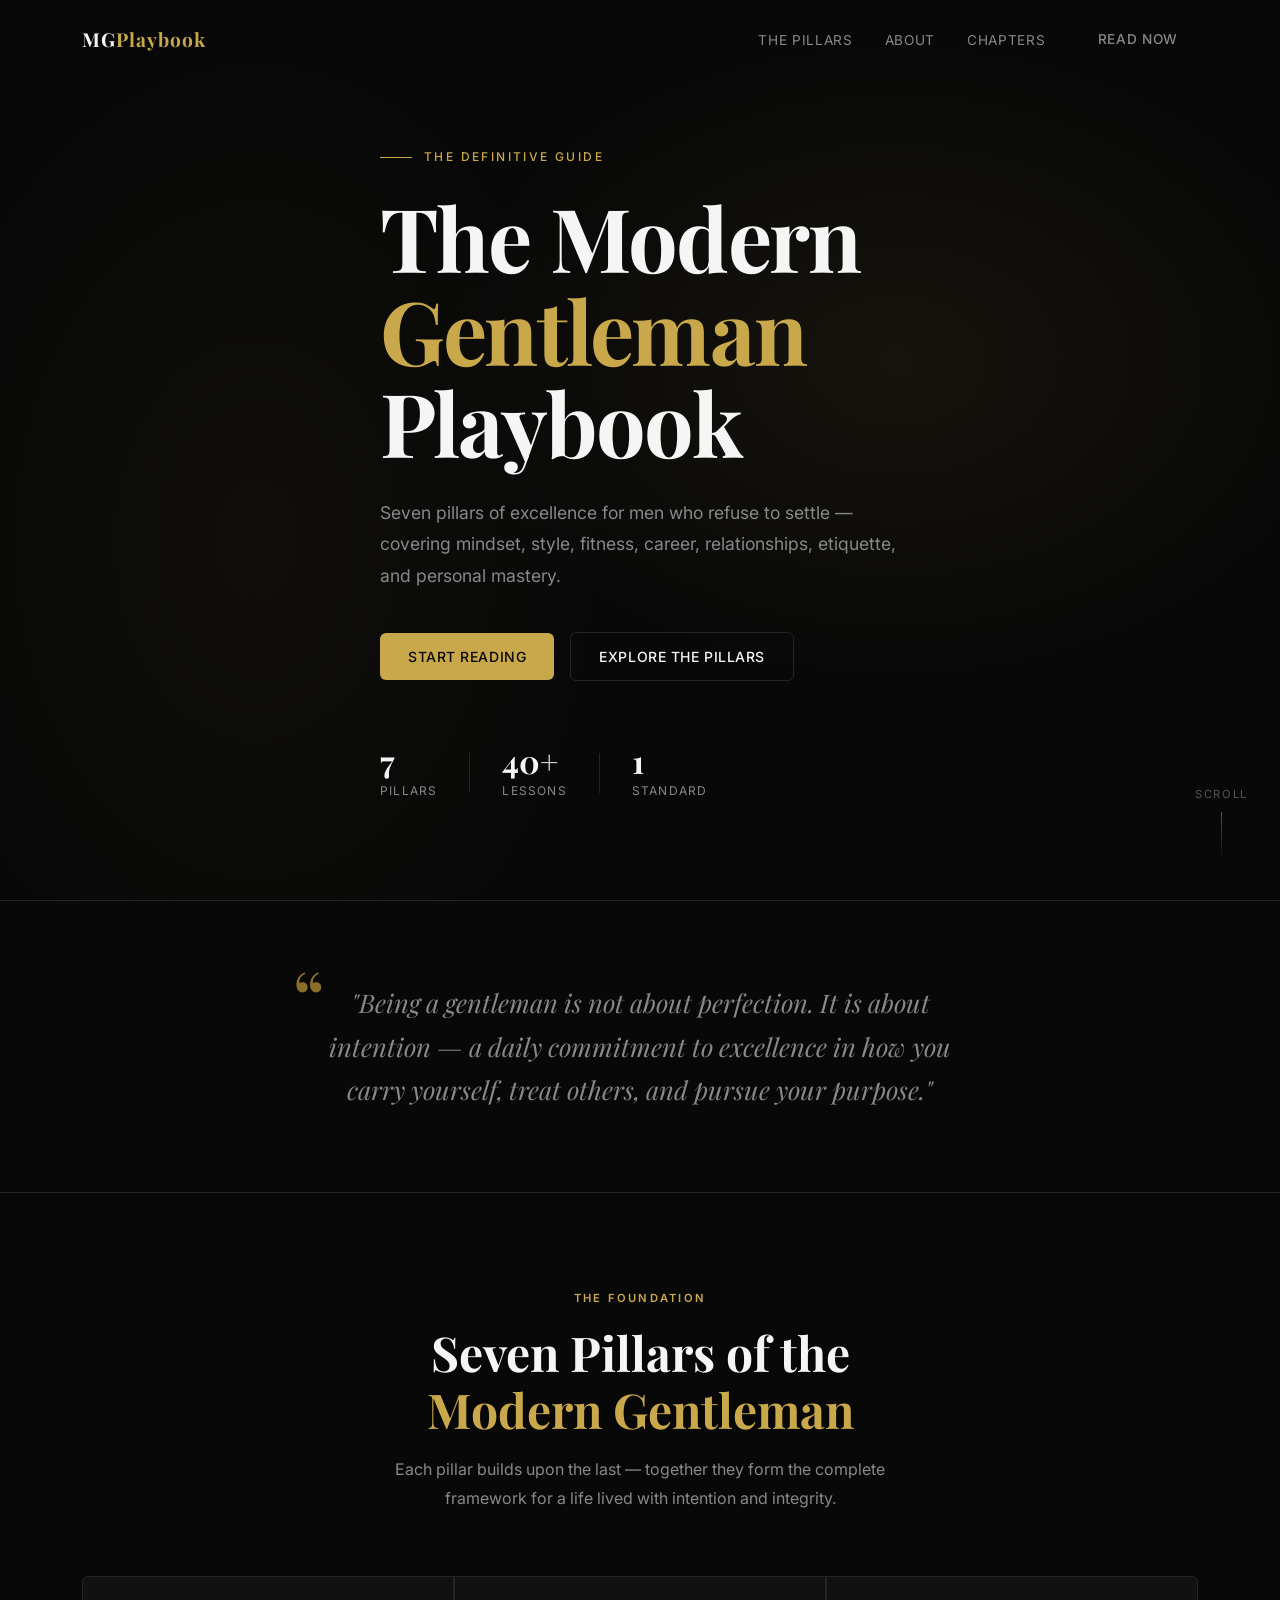
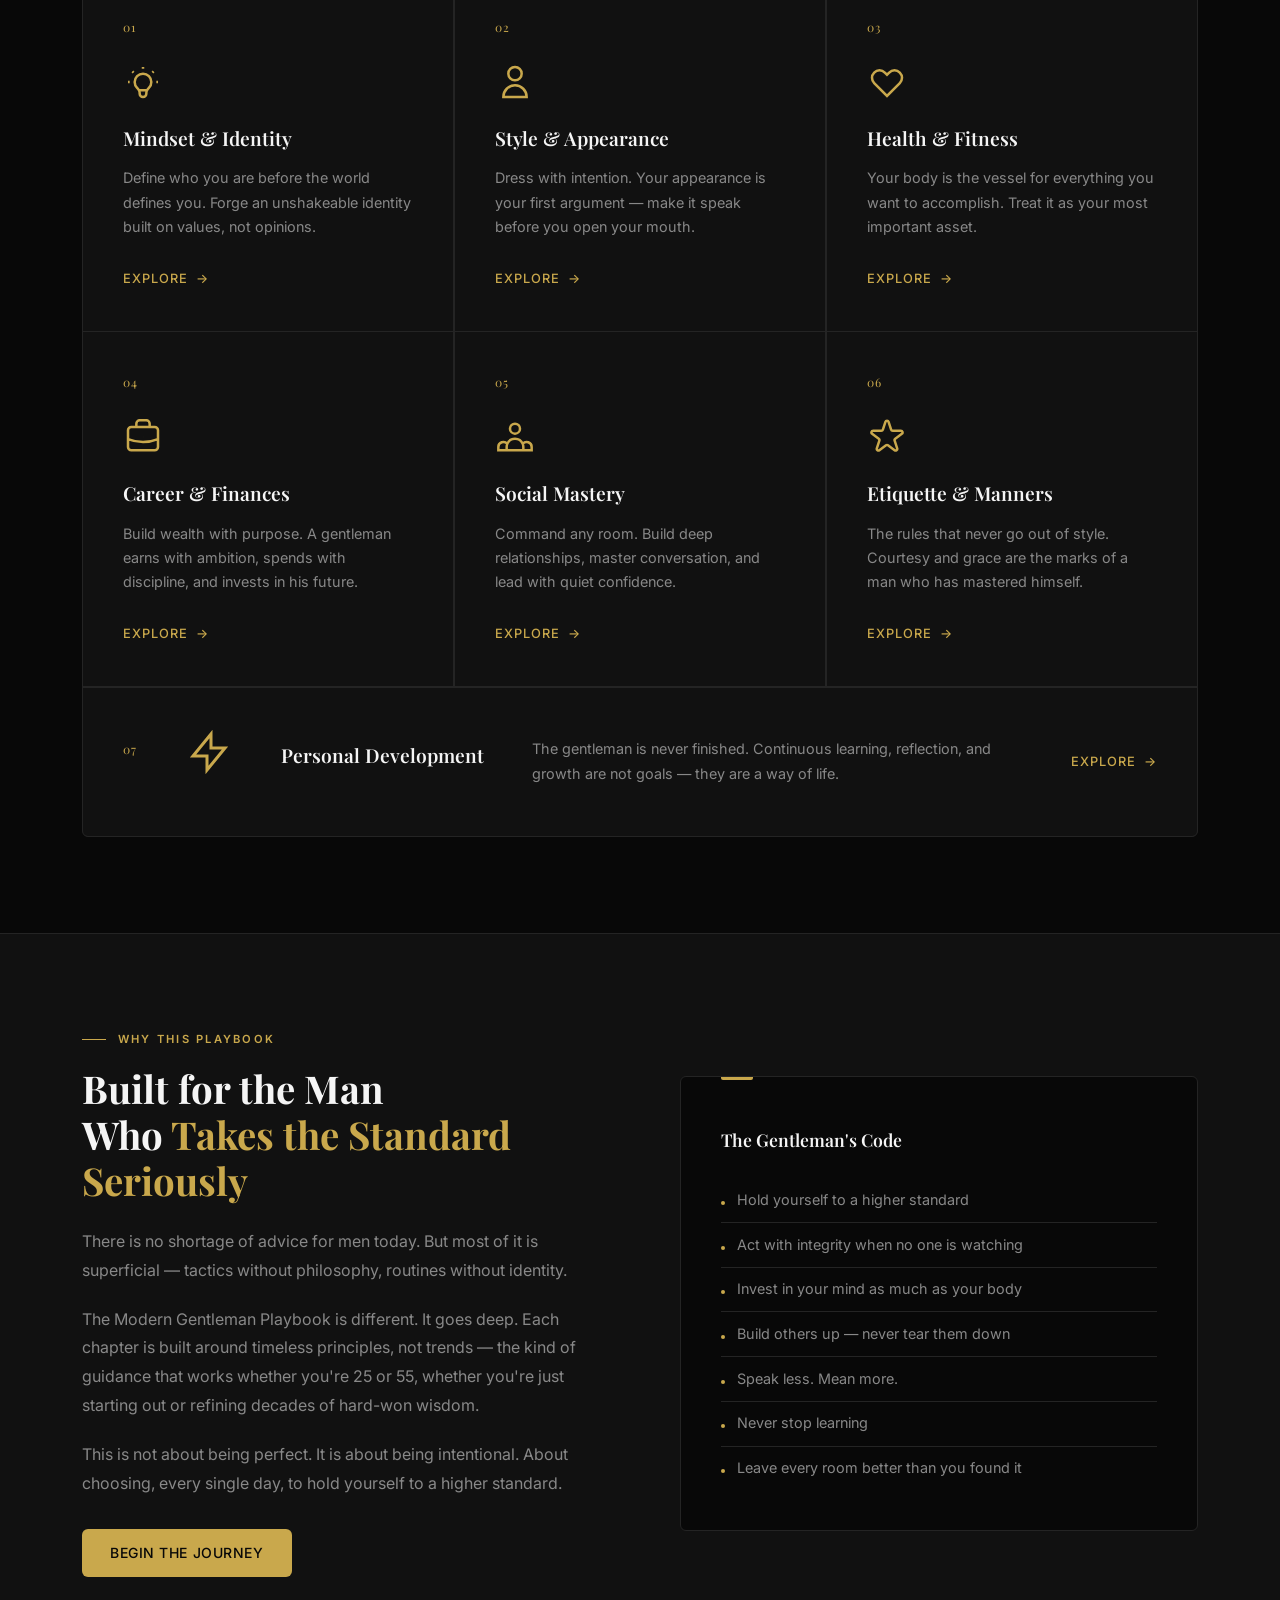
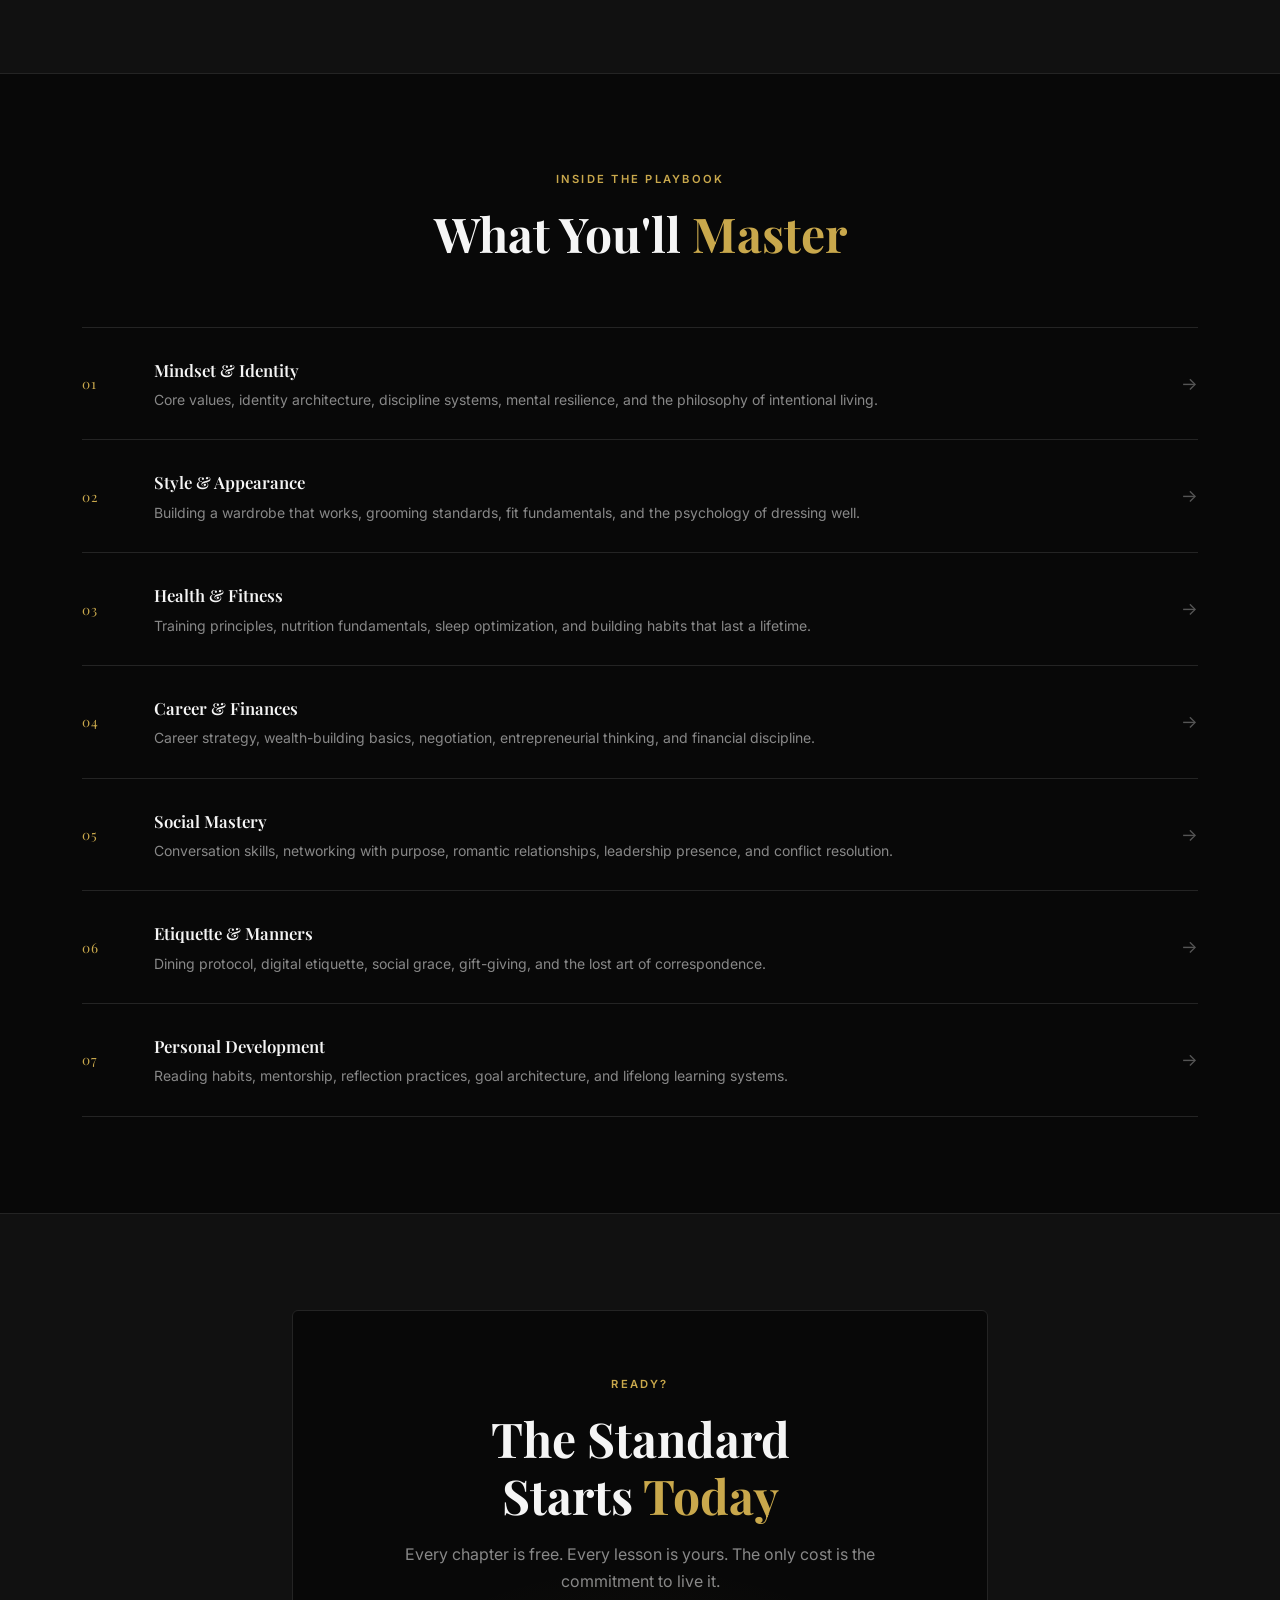
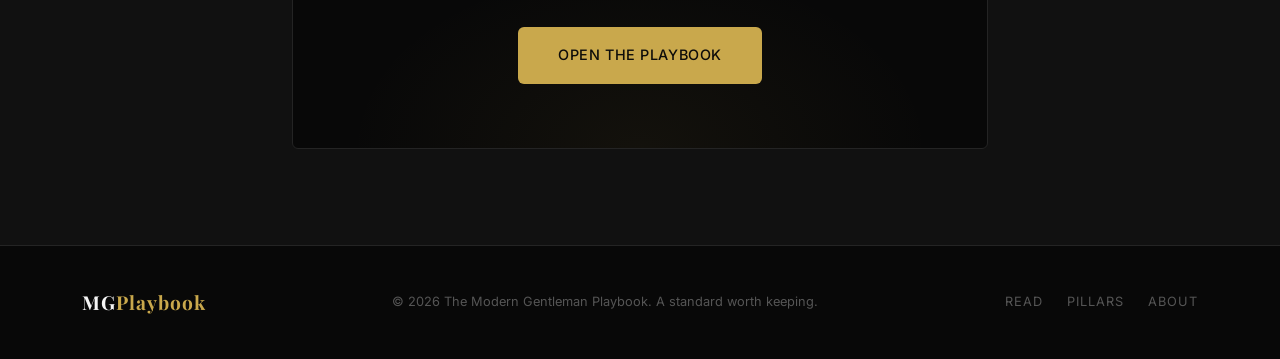
<file: index.html>
<!DOCTYPE html>
<html lang="en">
<head>
  <meta charset="UTF-8" />
  <meta name="viewport" content="width=device-width, initial-scale=1.0" />
  <title>The Modern Gentleman Playbook</title>
  <link rel="stylesheet" href="css/styles.css" />
  <link rel="preconnect" href="https://fonts.googleapis.com" />
  <link href="https://fonts.googleapis.com/css2?family=Playfair+Display:wght@400;600;700&family=Inter:wght@300;400;500;600&display=swap" rel="stylesheet" />
</head>
<body>

  <!-- Navigation -->
  <nav class="nav">
    <div class="nav-inner">
      <a href="index.html" class="nav-logo">MG<span>Playbook</span></a>
      <ul class="nav-links">
        <li><a href="#pillars">The Pillars</a></li>
        <li><a href="#about">About</a></li>
        <li><a href="#chapters">Chapters</a></li>
        <li><a href="playbook.html" class="btn btn-sm">Read Now</a></li>
      </ul>
      <button class="nav-toggle" aria-label="Toggle menu">
        <span></span><span></span><span></span>
      </button>
    </div>
  </nav>

  <!-- Hero -->
  <section class="hero">
    <div class="hero-bg"></div>
    <div class="container">
      <div class="hero-eyebrow">The Definitive Guide</div>
      <h1 class="hero-title">The Modern<br /><span class="gold">Gentleman</span><br />Playbook</h1>
      <p class="hero-sub">
        Seven pillars of excellence for men who refuse to settle — covering mindset, style,
        fitness, career, relationships, etiquette, and personal mastery.
      </p>
      <div class="hero-actions">
        <a href="playbook.html" class="btn btn-primary">Start Reading</a>
        <a href="#pillars" class="btn btn-ghost">Explore the Pillars</a>
      </div>
      <div class="hero-stats">
        <div class="stat"><span class="stat-num">7</span><span class="stat-label">Pillars</span></div>
        <div class="stat-divider"></div>
        <div class="stat"><span class="stat-num">40+</span><span class="stat-label">Lessons</span></div>
        <div class="stat-divider"></div>
        <div class="stat"><span class="stat-num">1</span><span class="stat-label">Standard</span></div>
      </div>
    </div>
    <div class="hero-scroll-hint">
      <span>Scroll</span>
      <div class="scroll-line"></div>
    </div>
  </section>

  <!-- Manifesto -->
  <section class="manifesto">
    <div class="container container-sm">
      <blockquote>
        "Being a gentleman is not about perfection. It is about intention — a daily commitment
        to excellence in how you carry yourself, treat others, and pursue your purpose."
      </blockquote>
    </div>
  </section>

  <!-- Pillars -->
  <section class="pillars" id="pillars">
    <div class="container">
      <div class="section-header">
        <div class="section-eyebrow">The Foundation</div>
        <h2>Seven Pillars of the<br /><span class="gold">Modern Gentleman</span></h2>
        <p class="section-sub">Each pillar builds upon the last — together they form the complete framework for a life lived with intention and integrity.</p>
      </div>
      <div class="pillars-grid">

        <div class="pillar-card" data-chapter="1">
          <div class="pillar-num">01</div>
          <div class="pillar-icon">
            <svg viewBox="0 0 24 24" fill="none" stroke="currentColor" stroke-width="1.5"><path d="M9.663 17h4.673M12 3v1m6.364 1.636l-.707.707M21 12h-1M4 12H3m3.343-5.657l-.707-.707m2.828 9.9a5 5 0 117.072 0l-.548.547A3.374 3.374 0 0014 18.469V19a2 2 0 11-4 0v-.531c0-.895-.356-1.754-.988-2.386l-.548-.547z"/></svg>
          </div>
          <h3>Mindset &amp; Identity</h3>
          <p>Define who you are before the world defines you. Forge an unshakeable identity built on values, not opinions.</p>
          <a href="playbook.html#chapter-1" class="pillar-link">Explore <span>&#8594;</span></a>
        </div>

        <div class="pillar-card" data-chapter="2">
          <div class="pillar-num">02</div>
          <div class="pillar-icon">
            <svg viewBox="0 0 24 24" fill="none" stroke="currentColor" stroke-width="1.5"><path d="M16 7a4 4 0 11-8 0 4 4 0 018 0zM12 14a7 7 0 00-7 7h14a7 7 0 00-7-7z"/></svg>
          </div>
          <h3>Style &amp; Appearance</h3>
          <p>Dress with intention. Your appearance is your first argument — make it speak before you open your mouth.</p>
          <a href="playbook.html#chapter-2" class="pillar-link">Explore <span>&#8594;</span></a>
        </div>

        <div class="pillar-card" data-chapter="3">
          <div class="pillar-num">03</div>
          <div class="pillar-icon">
            <svg viewBox="0 0 24 24" fill="none" stroke="currentColor" stroke-width="1.5"><path d="M4.318 6.318a4.5 4.5 0 000 6.364L12 20.364l7.682-7.682a4.5 4.5 0 00-6.364-6.364L12 7.636l-1.318-1.318a4.5 4.5 0 00-6.364 0z"/></svg>
          </div>
          <h3>Health &amp; Fitness</h3>
          <p>Your body is the vessel for everything you want to accomplish. Treat it as your most important asset.</p>
          <a href="playbook.html#chapter-3" class="pillar-link">Explore <span>&#8594;</span></a>
        </div>

        <div class="pillar-card" data-chapter="4">
          <div class="pillar-num">04</div>
          <div class="pillar-icon">
            <svg viewBox="0 0 24 24" fill="none" stroke="currentColor" stroke-width="1.5"><path d="M21 13.255A23.931 23.931 0 0112 15c-3.183 0-6.22-.62-9-1.745M16 6V4a2 2 0 00-2-2h-4a2 2 0 00-2 2v2m4 6h.01M5 20h14a2 2 0 002-2V8a2 2 0 00-2-2H5a2 2 0 00-2 2v10a2 2 0 002 2z"/></svg>
          </div>
          <h3>Career &amp; Finances</h3>
          <p>Build wealth with purpose. A gentleman earns with ambition, spends with discipline, and invests in his future.</p>
          <a href="playbook.html#chapter-4" class="pillar-link">Explore <span>&#8594;</span></a>
        </div>

        <div class="pillar-card" data-chapter="5">
          <div class="pillar-num">05</div>
          <div class="pillar-icon">
            <svg viewBox="0 0 24 24" fill="none" stroke="currentColor" stroke-width="1.5"><path d="M17 20h5v-2a3 3 0 00-5.356-1.857M17 20H7m10 0v-2c0-.656-.126-1.283-.356-1.857M7 20H2v-2a3 3 0 015.356-1.857M7 20v-2c0-.656.126-1.283.356-1.857m0 0a5.002 5.002 0 019.288 0M15 7a3 3 0 11-6 0 3 3 0 016 0z"/></svg>
          </div>
          <h3>Social Mastery</h3>
          <p>Command any room. Build deep relationships, master conversation, and lead with quiet confidence.</p>
          <a href="playbook.html#chapter-5" class="pillar-link">Explore <span>&#8594;</span></a>
        </div>

        <div class="pillar-card" data-chapter="6">
          <div class="pillar-num">06</div>
          <div class="pillar-icon">
            <svg viewBox="0 0 24 24" fill="none" stroke="currentColor" stroke-width="1.5"><path d="M11.049 2.927c.3-.921 1.603-.921 1.902 0l1.519 4.674a1 1 0 00.95.69h4.915c.969 0 1.371 1.24.588 1.81l-3.976 2.888a1 1 0 00-.363 1.118l1.518 4.674c.3.922-.755 1.688-1.538 1.118l-3.976-2.888a1 1 0 00-1.176 0l-3.976 2.888c-.783.57-1.838-.197-1.538-1.118l1.518-4.674a1 1 0 00-.363-1.118l-3.976-2.888c-.784-.57-.38-1.81.588-1.81h4.914a1 1 0 00.951-.69l1.519-4.674z"/></svg>
          </div>
          <h3>Etiquette &amp; Manners</h3>
          <p>The rules that never go out of style. Courtesy and grace are the marks of a man who has mastered himself.</p>
          <a href="playbook.html#chapter-6" class="pillar-link">Explore <span>&#8594;</span></a>
        </div>

        <div class="pillar-card pillar-card--wide" data-chapter="7">
          <div class="pillar-num">07</div>
          <div class="pillar-icon">
            <svg viewBox="0 0 24 24" fill="none" stroke="currentColor" stroke-width="1.5"><path d="M13 10V3L4 14h7v7l9-11h-7z"/></svg>
          </div>
          <h3>Personal Development</h3>
          <p>The gentleman is never finished. Continuous learning, reflection, and growth are not goals — they are a way of life.</p>
          <a href="playbook.html#chapter-7" class="pillar-link">Explore <span>&#8594;</span></a>
        </div>

      </div>
    </div>
  </section>

  <!-- About -->
  <section class="about" id="about">
    <div class="container">
      <div class="about-grid">
        <div class="about-content">
          <div class="section-eyebrow">Why This Playbook</div>
          <h2>Built for the Man<br />Who <span class="gold">Takes the Standard Seriously</span></h2>
          <p>There is no shortage of advice for men today. But most of it is superficial — tactics without philosophy, routines without identity.</p>
          <p>The Modern Gentleman Playbook is different. It goes deep. Each chapter is built around timeless principles, not trends — the kind of guidance that works whether you're 25 or 55, whether you're just starting out or refining decades of hard-won wisdom.</p>
          <p>This is not about being perfect. It is about being intentional. About choosing, every single day, to hold yourself to a higher standard.</p>
          <a href="playbook.html" class="btn btn-primary">Begin the Journey</a>
        </div>
        <div class="about-visual">
          <div class="visual-card">
            <div class="visual-card-inner">
              <div class="vc-line"></div>
              <div class="vc-content">
                <div class="vc-title">The Gentleman's Code</div>
                <ul class="vc-list">
                  <li>Hold yourself to a higher standard</li>
                  <li>Act with integrity when no one is watching</li>
                  <li>Invest in your mind as much as your body</li>
                  <li>Build others up — never tear them down</li>
                  <li>Speak less. Mean more.</li>
                  <li>Never stop learning</li>
                  <li>Leave every room better than you found it</li>
                </ul>
              </div>
            </div>
          </div>
        </div>
      </div>
    </div>
  </section>

  <!-- Chapters Preview -->
  <section class="chapters-preview" id="chapters">
    <div class="container">
      <div class="section-header">
        <div class="section-eyebrow">Inside the Playbook</div>
        <h2>What You'll <span class="gold">Master</span></h2>
      </div>
      <div class="chapters-list">
        <div class="chapter-item">
          <span class="chapter-item-num">01</span>
          <div class="chapter-item-body">
            <h4>Mindset &amp; Identity</h4>
            <p>Core values, identity architecture, discipline systems, mental resilience, and the philosophy of intentional living.</p>
          </div>
          <a href="playbook.html#chapter-1" class="chapter-item-arrow">&#8594;</a>
        </div>
        <div class="chapter-item">
          <span class="chapter-item-num">02</span>
          <div class="chapter-item-body">
            <h4>Style &amp; Appearance</h4>
            <p>Building a wardrobe that works, grooming standards, fit fundamentals, and the psychology of dressing well.</p>
          </div>
          <a href="playbook.html#chapter-2" class="chapter-item-arrow">&#8594;</a>
        </div>
        <div class="chapter-item">
          <span class="chapter-item-num">03</span>
          <div class="chapter-item-body">
            <h4>Health &amp; Fitness</h4>
            <p>Training principles, nutrition fundamentals, sleep optimization, and building habits that last a lifetime.</p>
          </div>
          <a href="playbook.html#chapter-3" class="chapter-item-arrow">&#8594;</a>
        </div>
        <div class="chapter-item">
          <span class="chapter-item-num">04</span>
          <div class="chapter-item-body">
            <h4>Career &amp; Finances</h4>
            <p>Career strategy, wealth-building basics, negotiation, entrepreneurial thinking, and financial discipline.</p>
          </div>
          <a href="playbook.html#chapter-4" class="chapter-item-arrow">&#8594;</a>
        </div>
        <div class="chapter-item">
          <span class="chapter-item-num">05</span>
          <div class="chapter-item-body">
            <h4>Social Mastery</h4>
            <p>Conversation skills, networking with purpose, romantic relationships, leadership presence, and conflict resolution.</p>
          </div>
          <a href="playbook.html#chapter-5" class="chapter-item-arrow">&#8594;</a>
        </div>
        <div class="chapter-item">
          <span class="chapter-item-num">06</span>
          <div class="chapter-item-body">
            <h4>Etiquette &amp; Manners</h4>
            <p>Dining protocol, digital etiquette, social grace, gift-giving, and the lost art of correspondence.</p>
          </div>
          <a href="playbook.html#chapter-6" class="chapter-item-arrow">&#8594;</a>
        </div>
        <div class="chapter-item">
          <span class="chapter-item-num">07</span>
          <div class="chapter-item-body">
            <h4>Personal Development</h4>
            <p>Reading habits, mentorship, reflection practices, goal architecture, and lifelong learning systems.</p>
          </div>
          <a href="playbook.html#chapter-7" class="chapter-item-arrow">&#8594;</a>
        </div>
      </div>
    </div>
  </section>

  <!-- CTA -->
  <section class="cta">
    <div class="container container-sm">
      <div class="cta-inner">
        <div class="section-eyebrow">Ready?</div>
        <h2>The Standard<br />Starts <span class="gold">Today</span></h2>
        <p>Every chapter is free. Every lesson is yours. The only cost is the commitment to live it.</p>
        <a href="playbook.html" class="btn btn-primary btn-lg">Open the Playbook</a>
      </div>
    </div>
  </section>

  <!-- Footer -->
  <footer class="footer">
    <div class="container">
      <div class="footer-inner">
        <a href="index.html" class="nav-logo">MG<span>Playbook</span></a>
        <p class="footer-copy">&copy; 2026 The Modern Gentleman Playbook. A standard worth keeping.</p>
        <div class="footer-links">
          <a href="playbook.html">Read</a>
          <a href="#pillars">Pillars</a>
          <a href="#about">About</a>
        </div>
      </div>
    </div>
  </footer>

  <script src="js/script.js"></script>
</body>
</html>
</file>
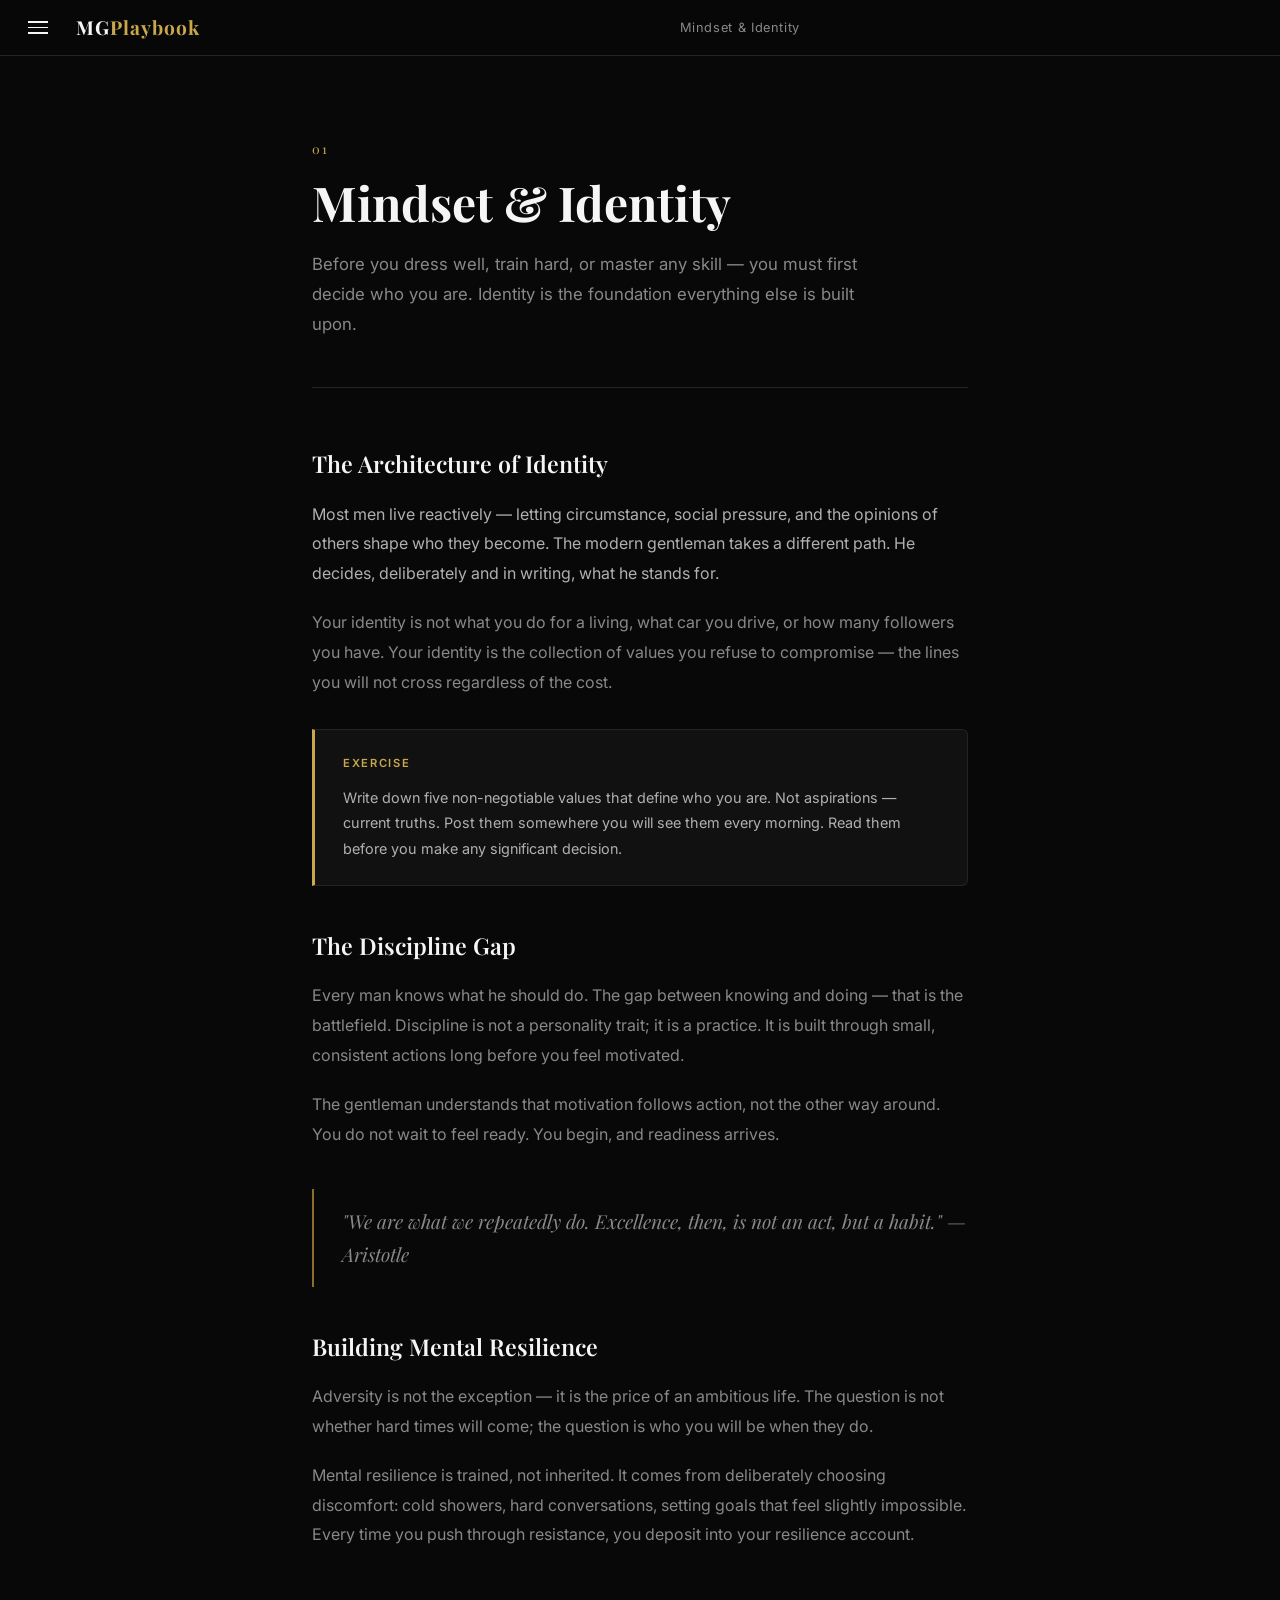
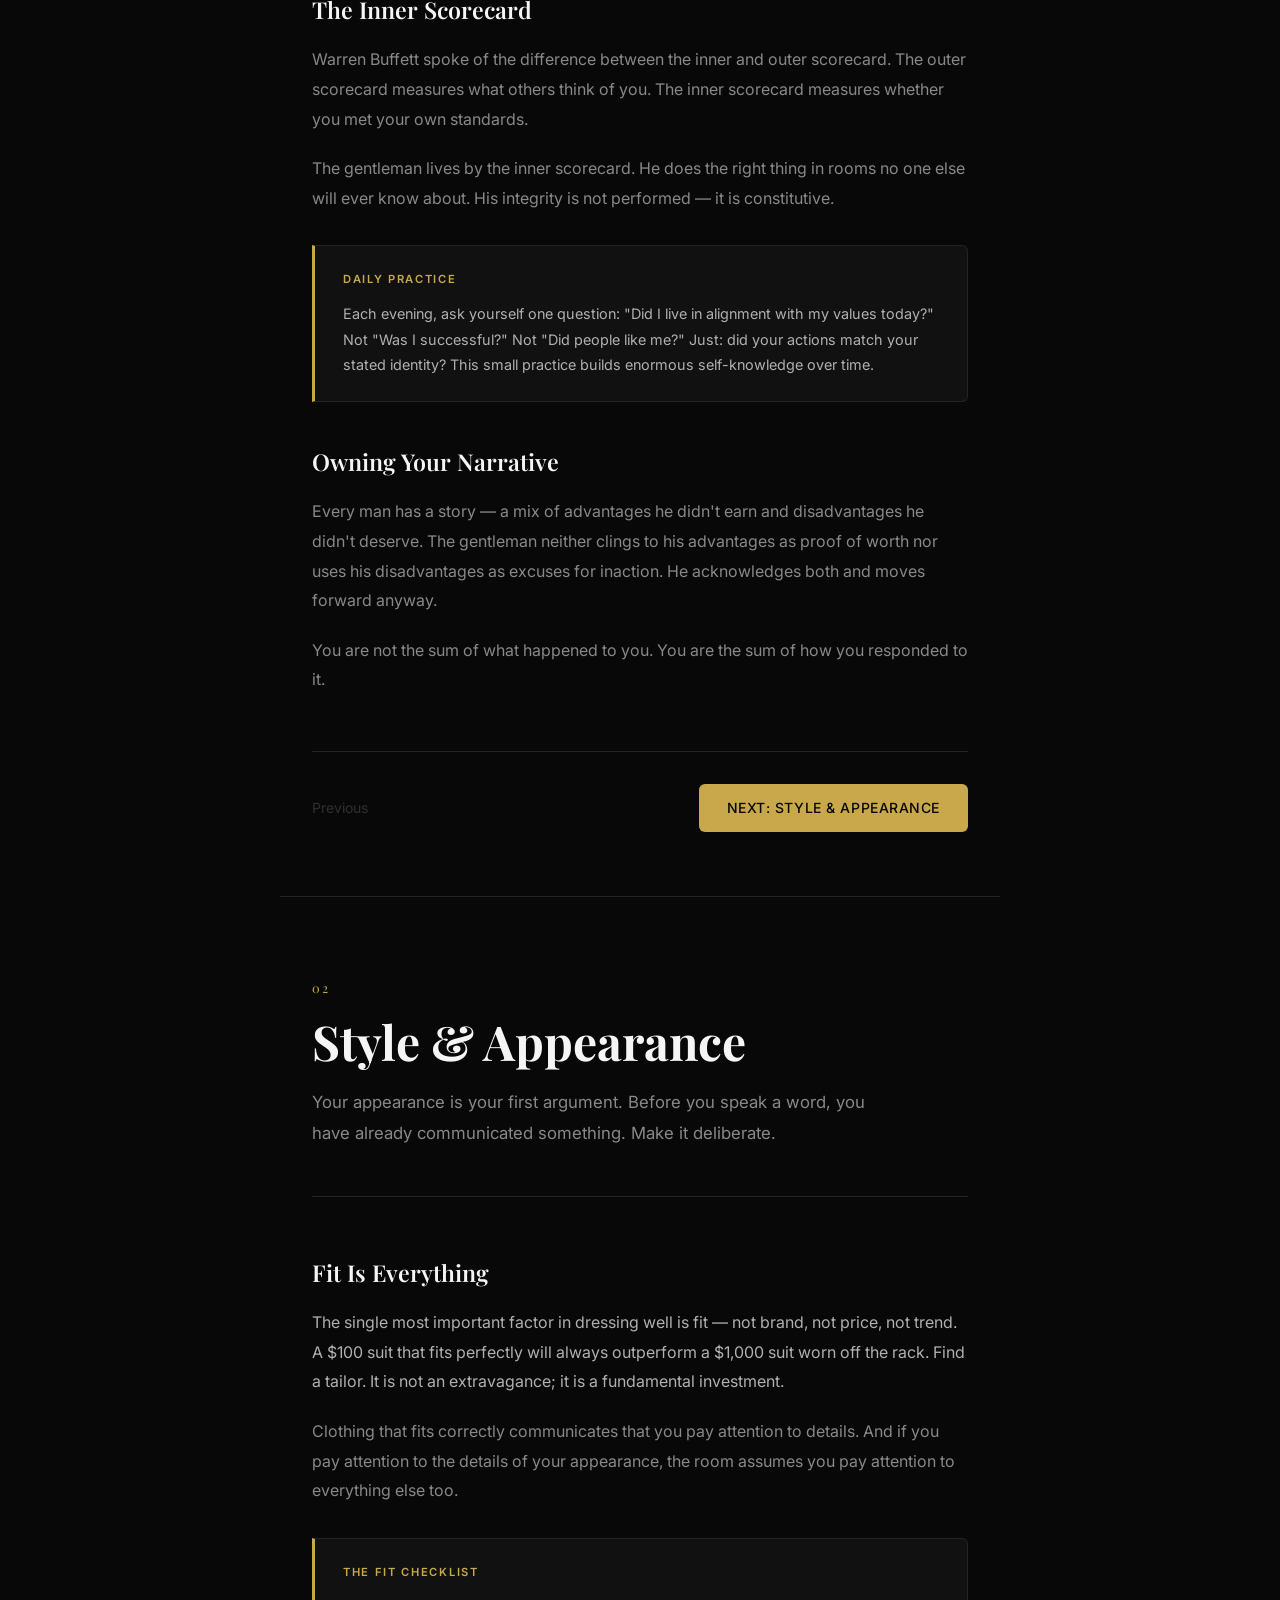
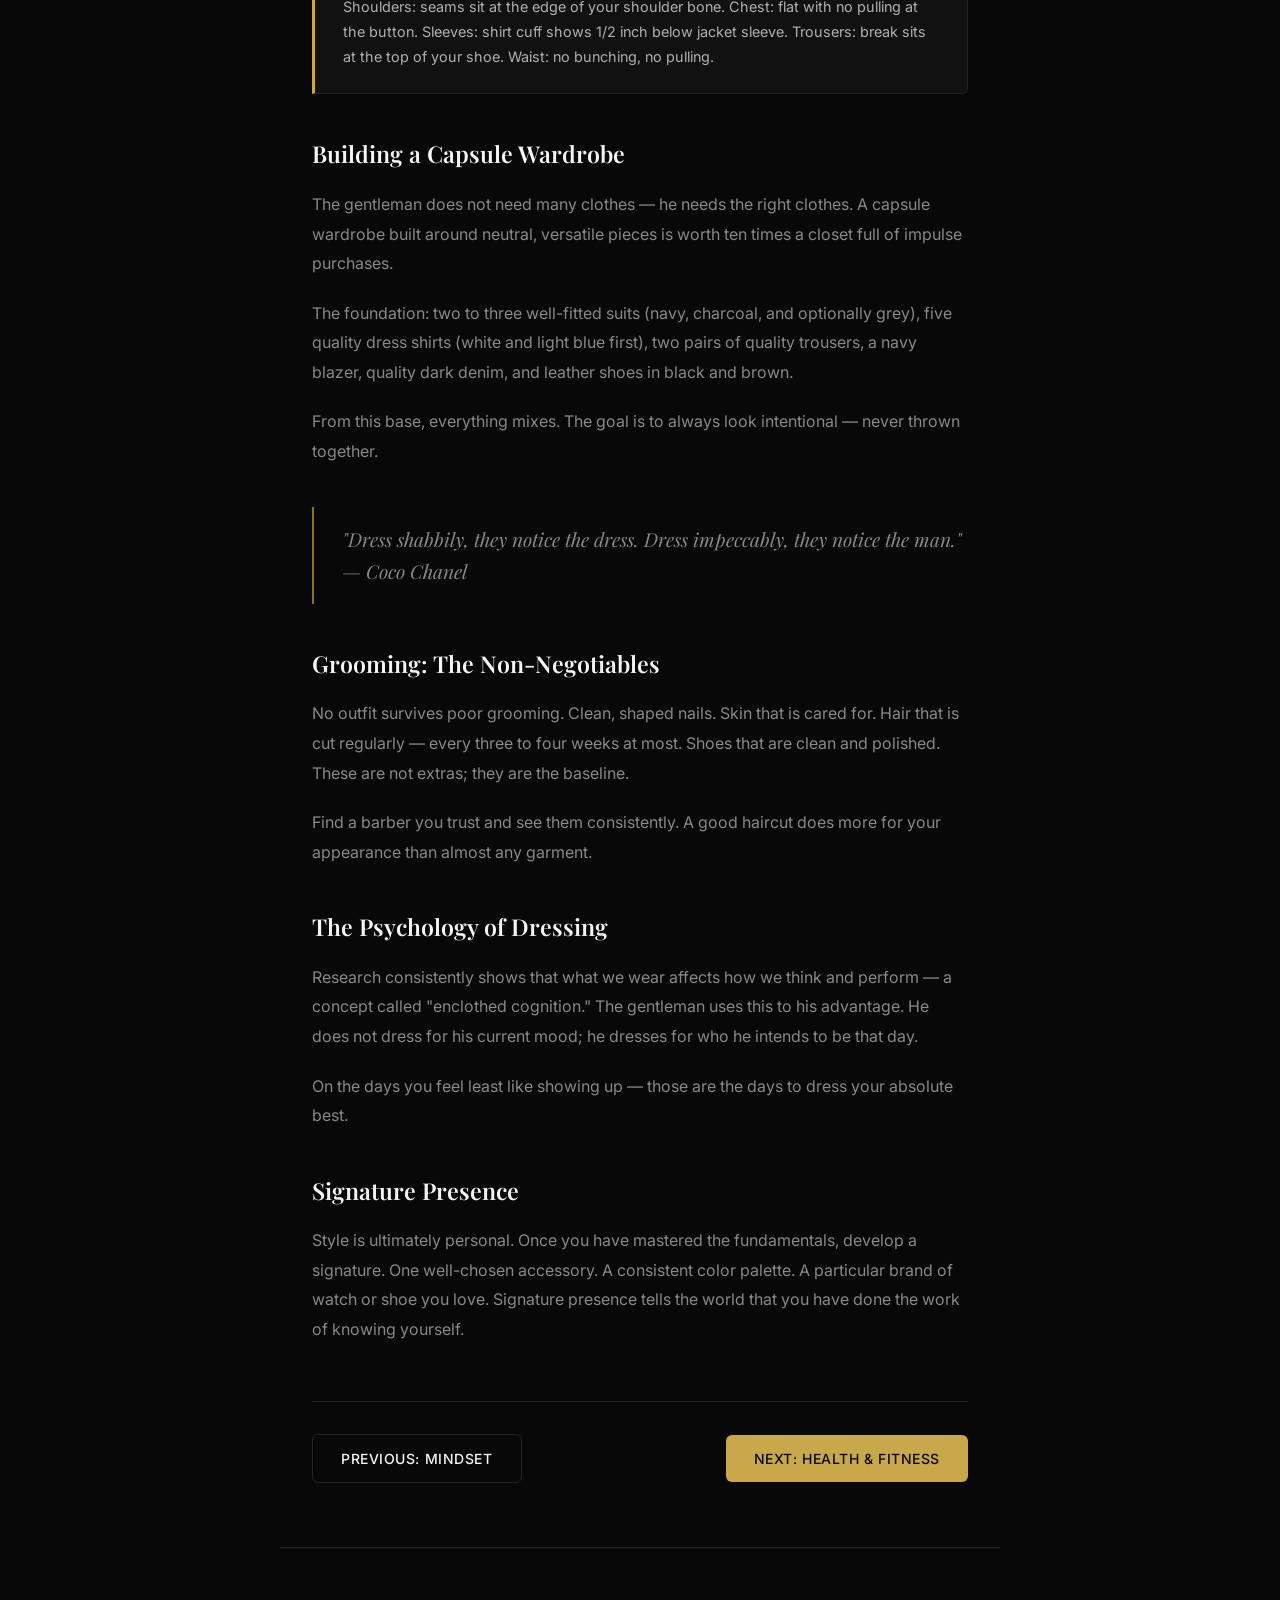
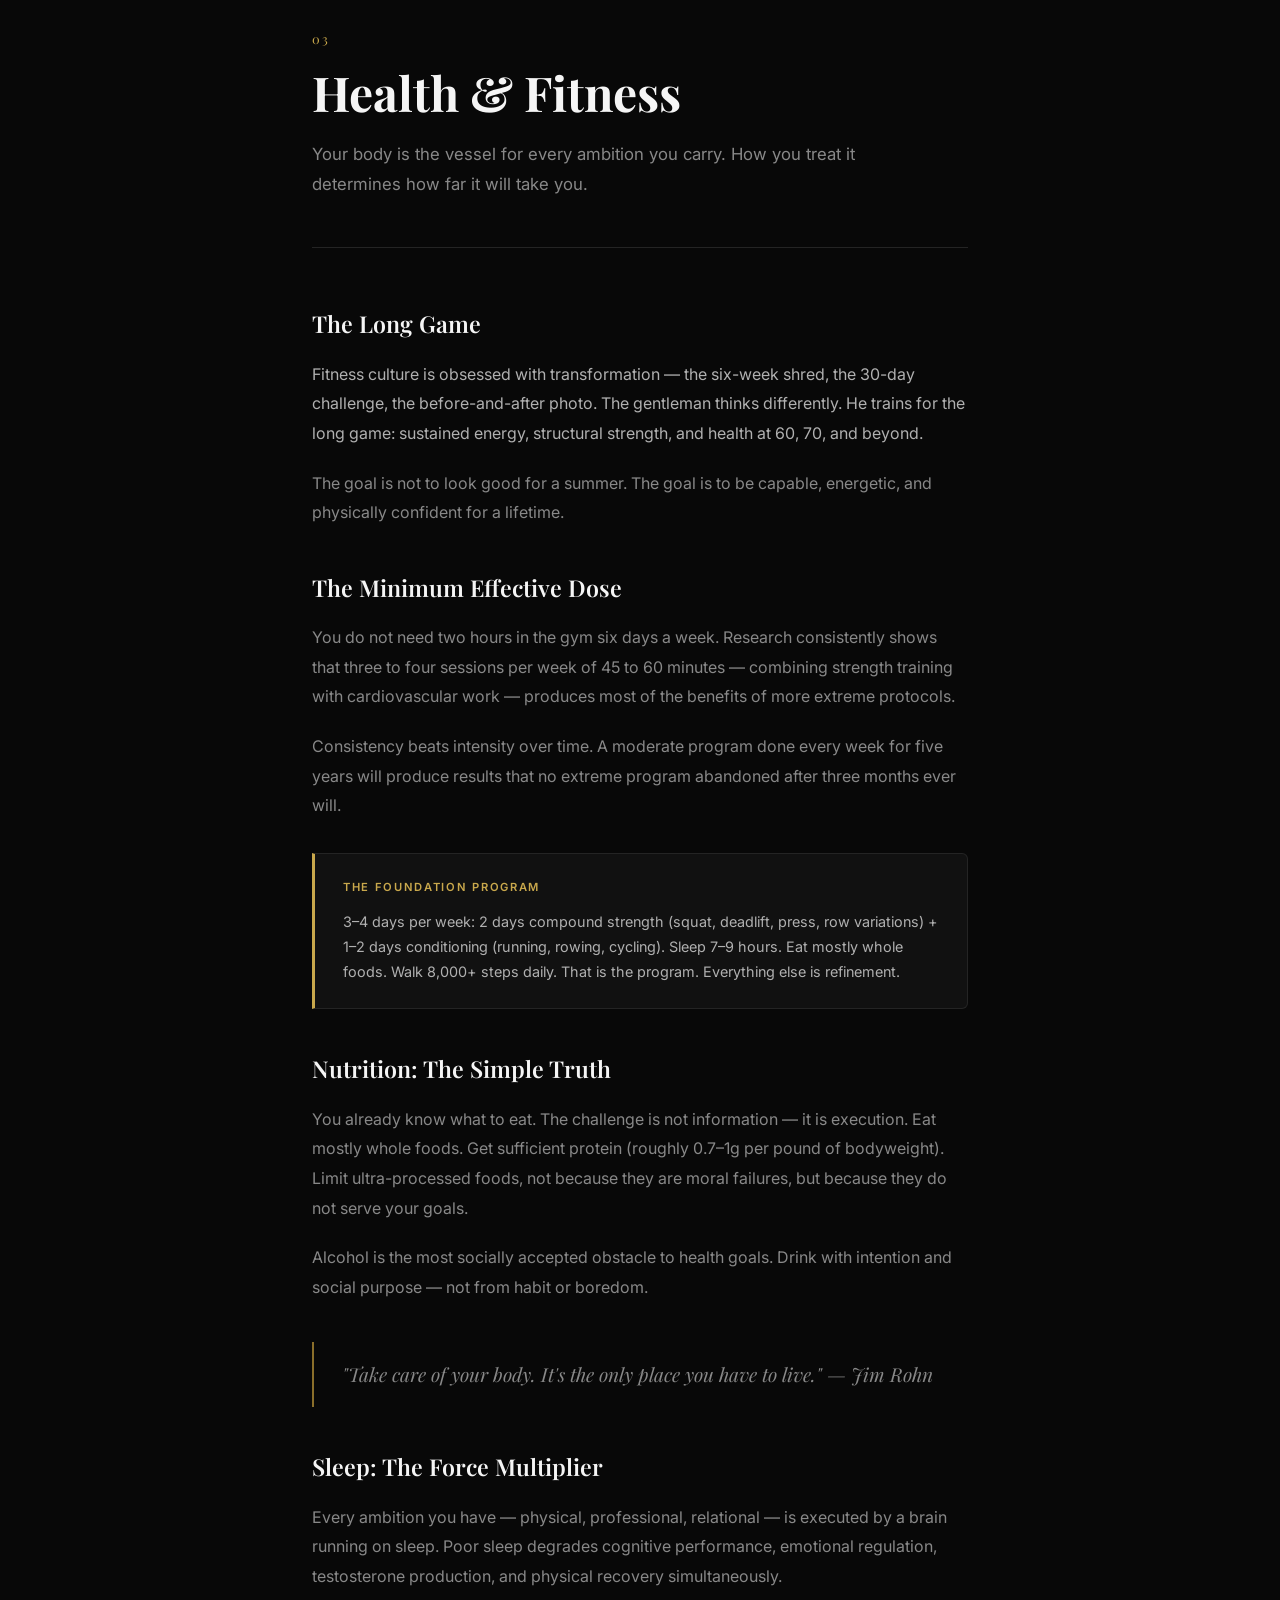
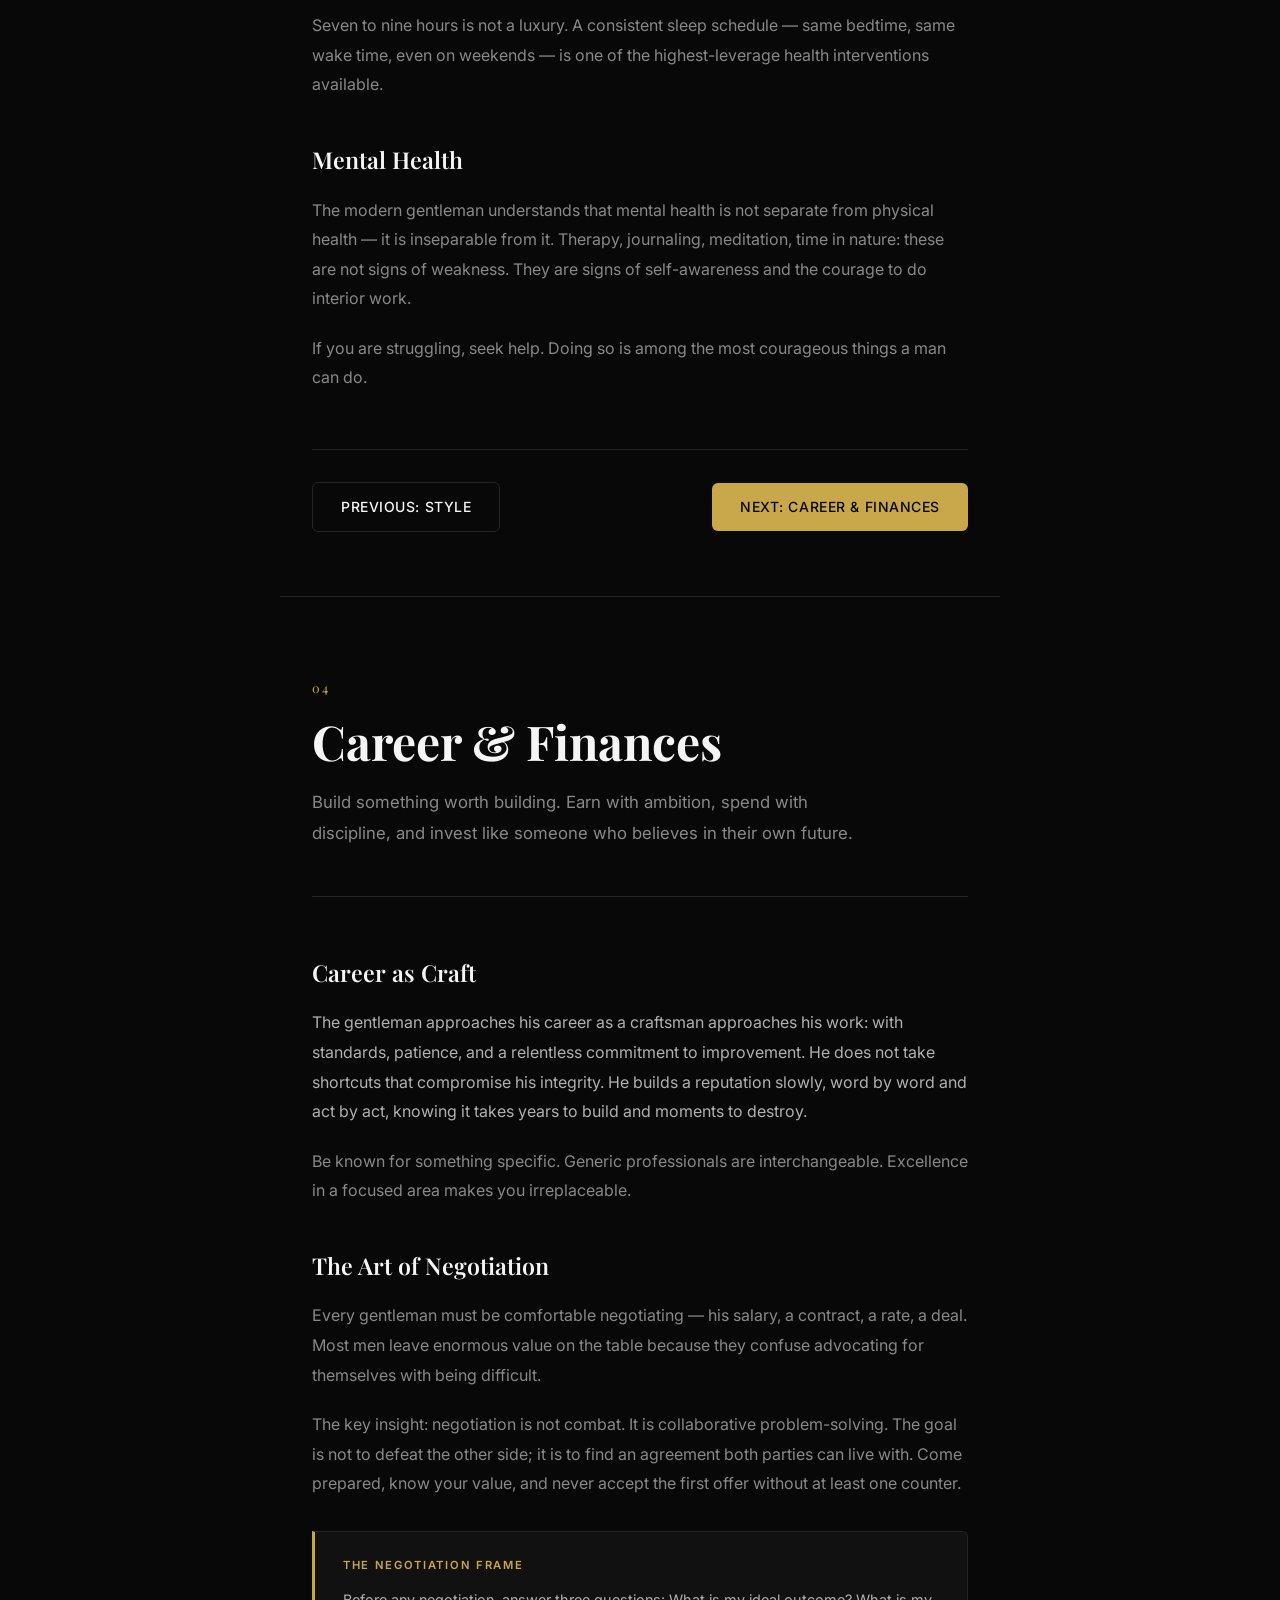
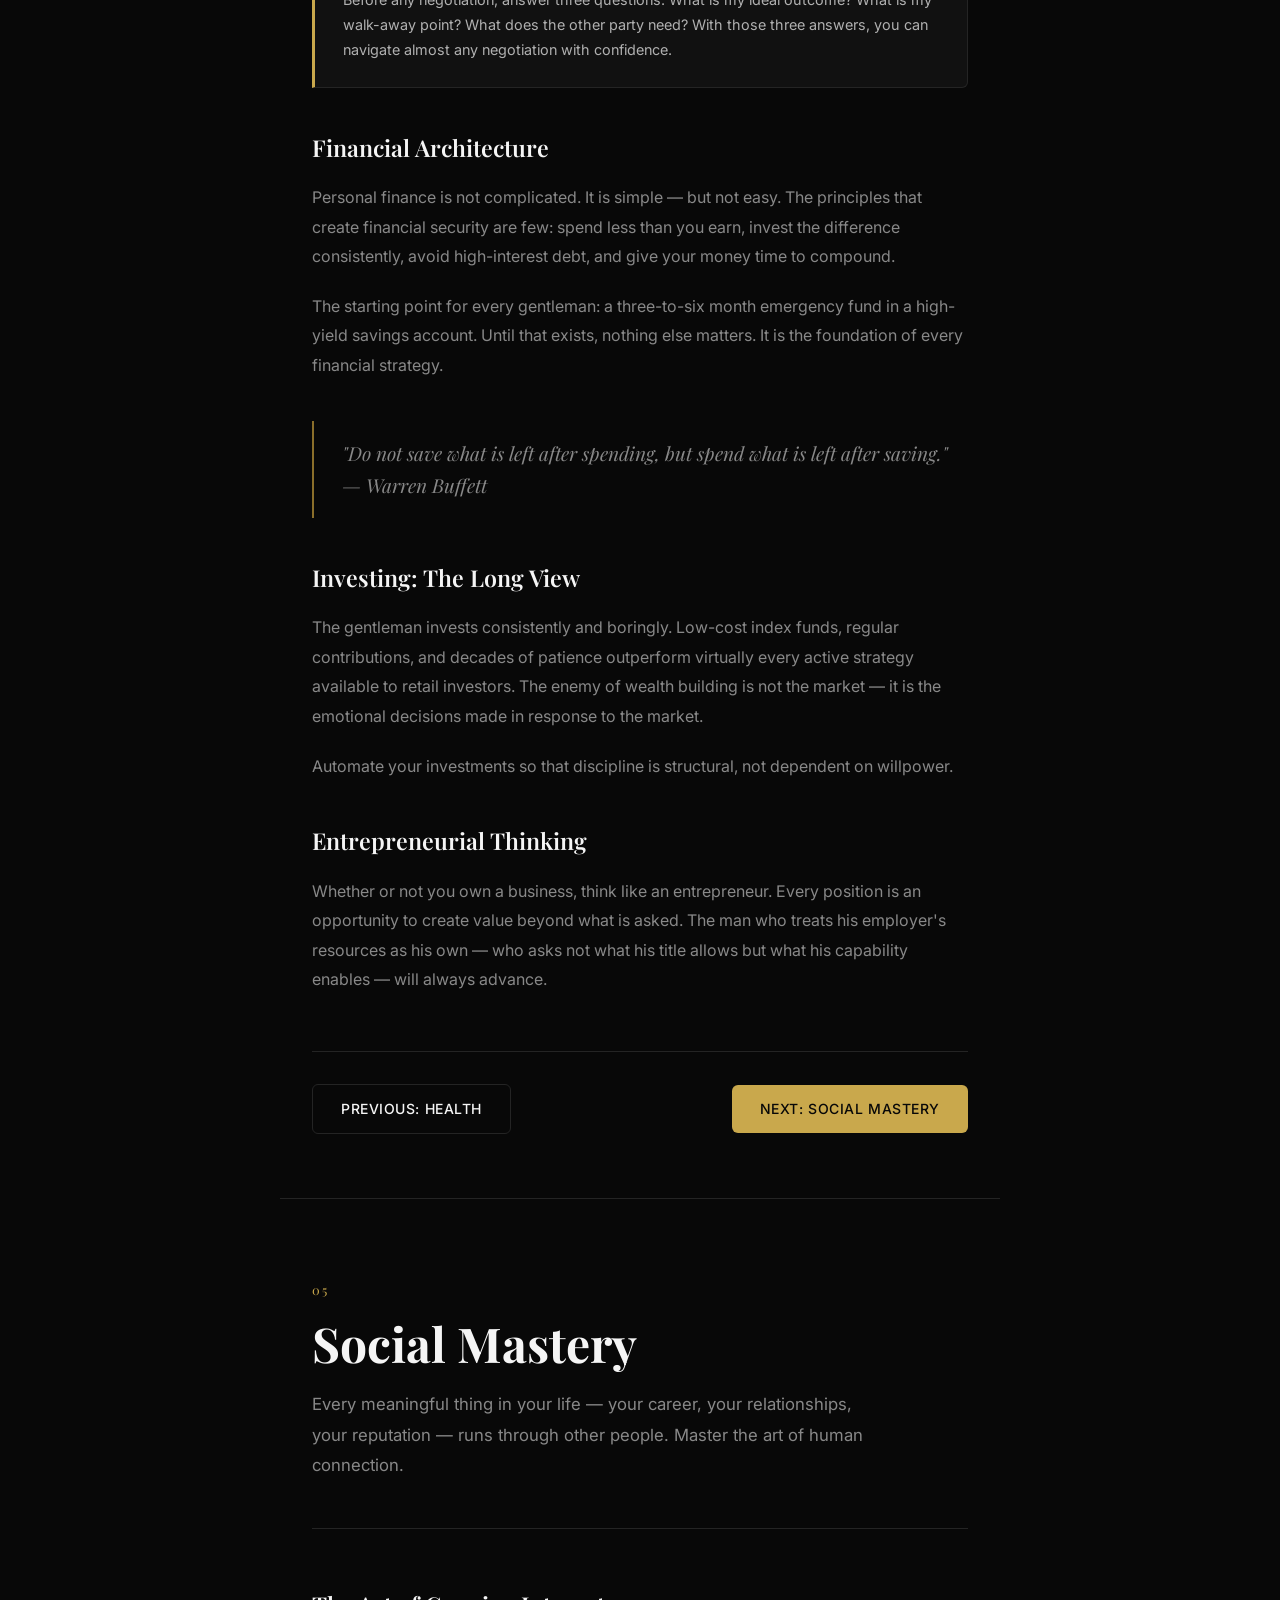
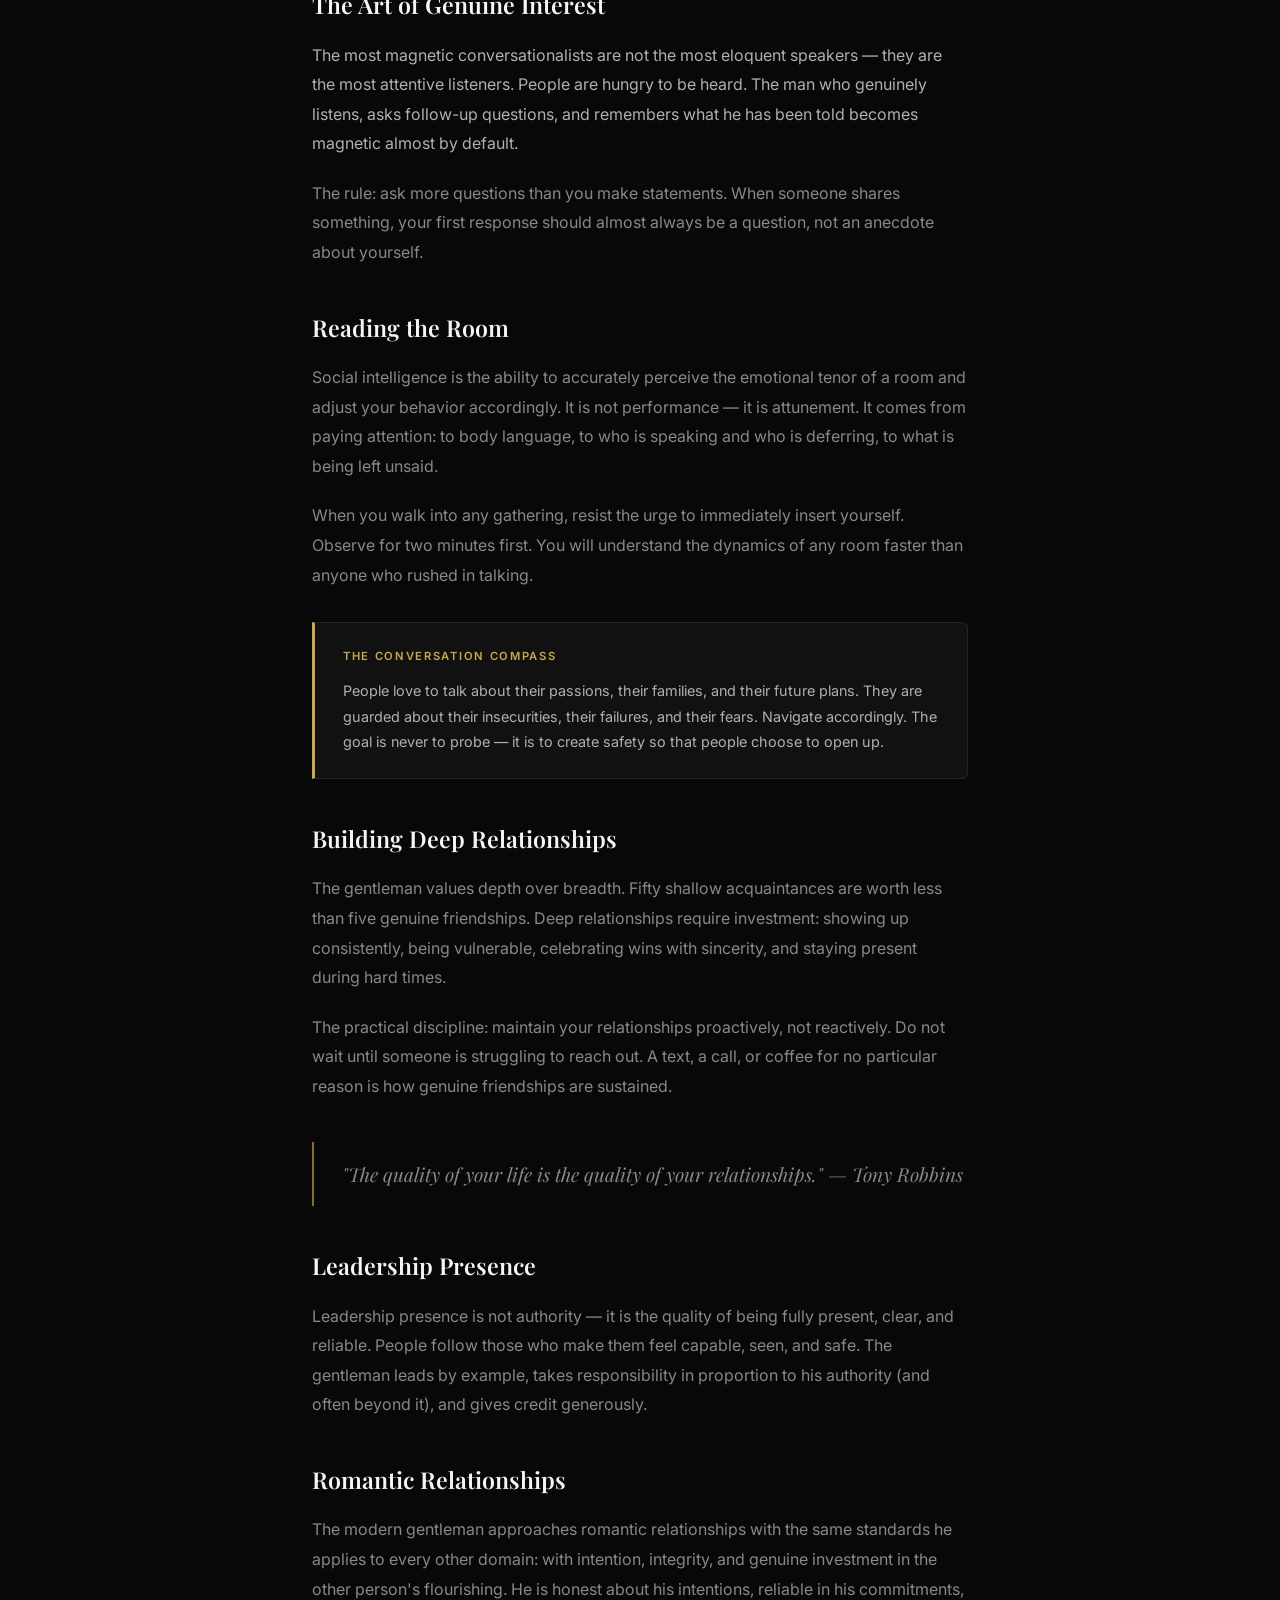
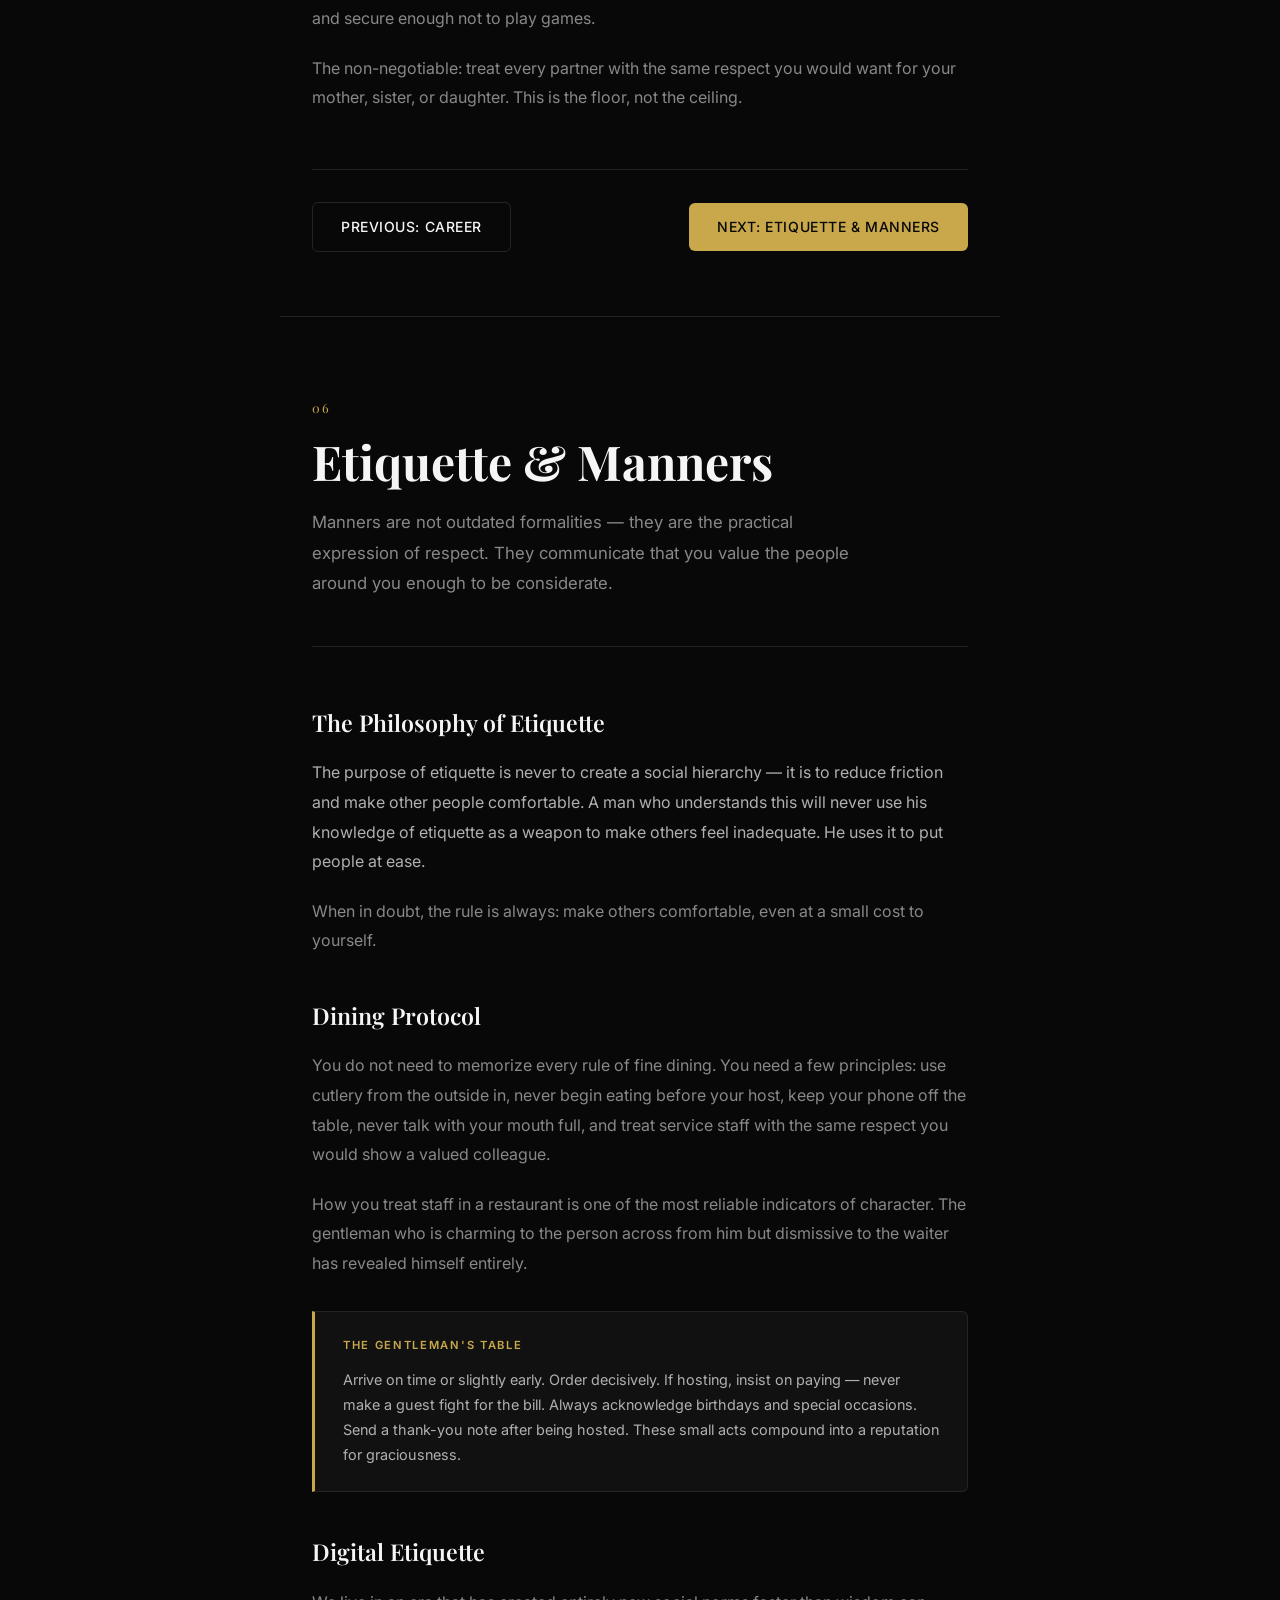
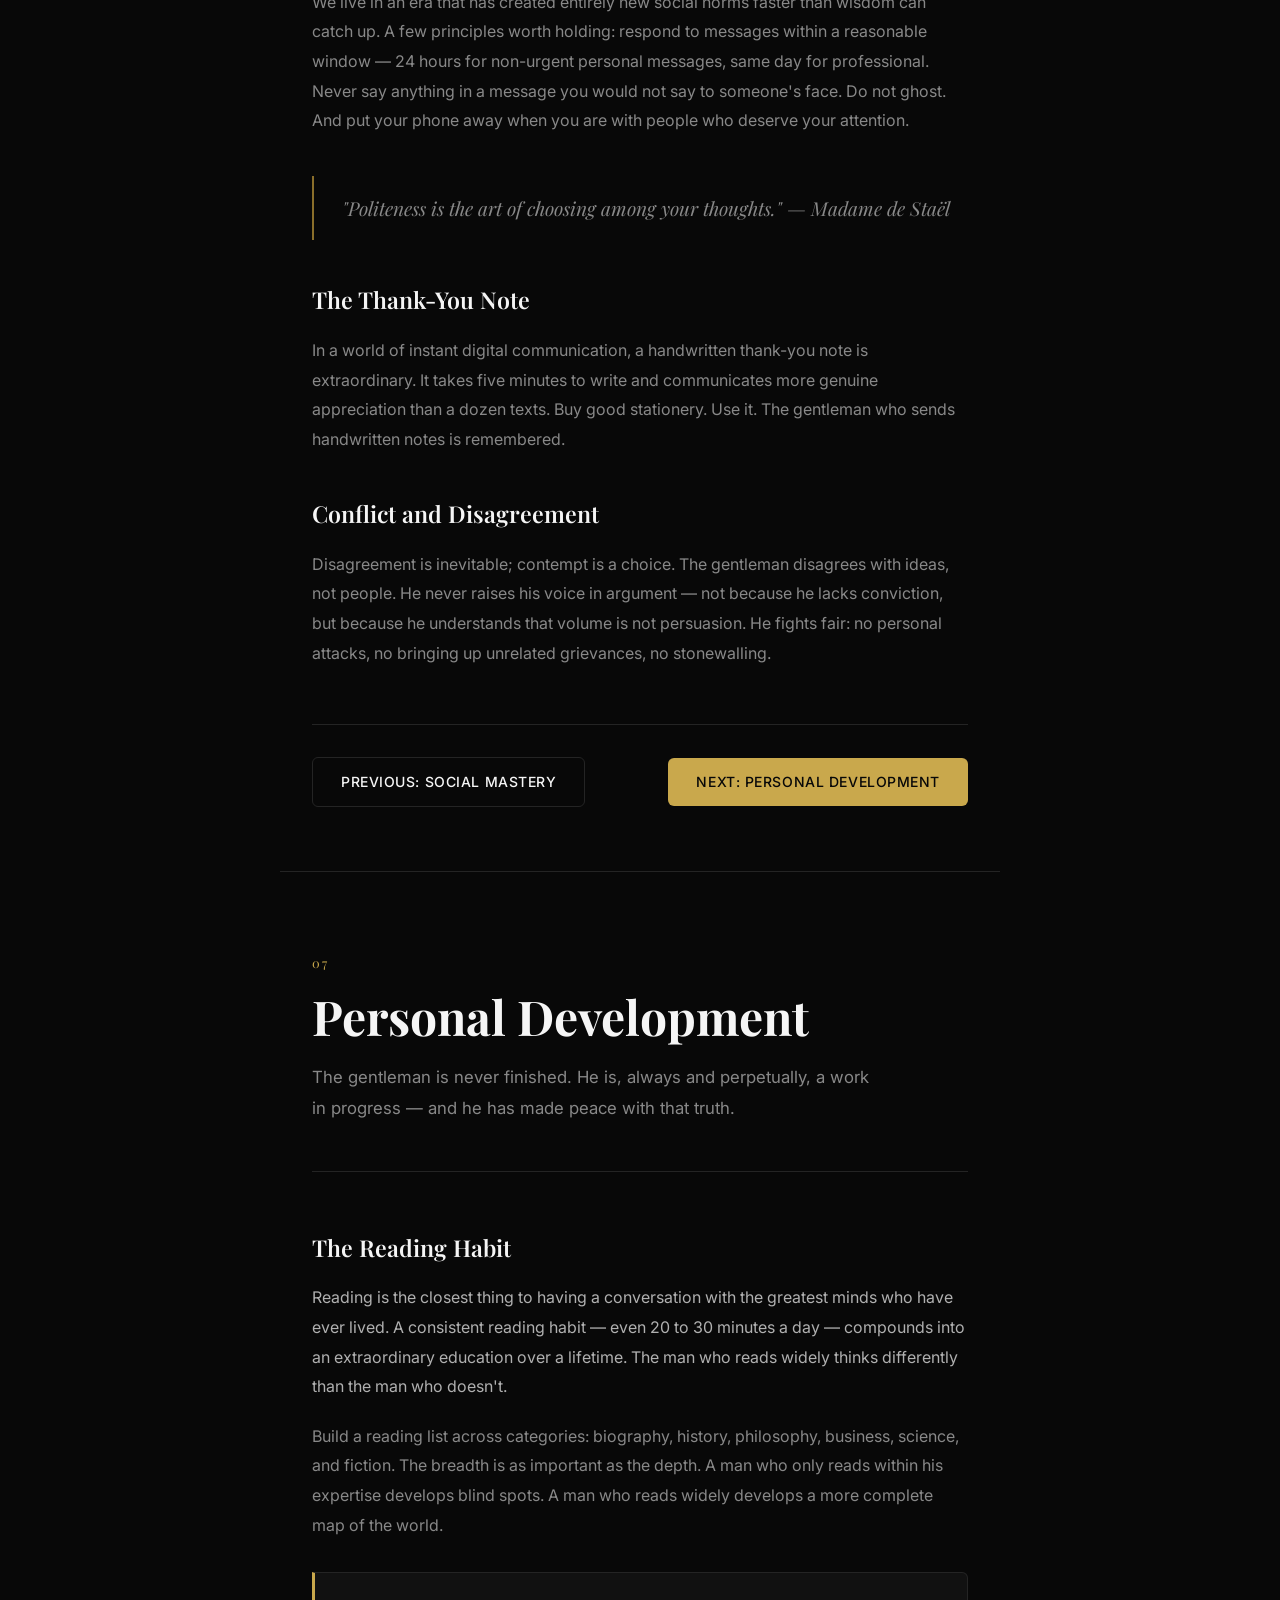
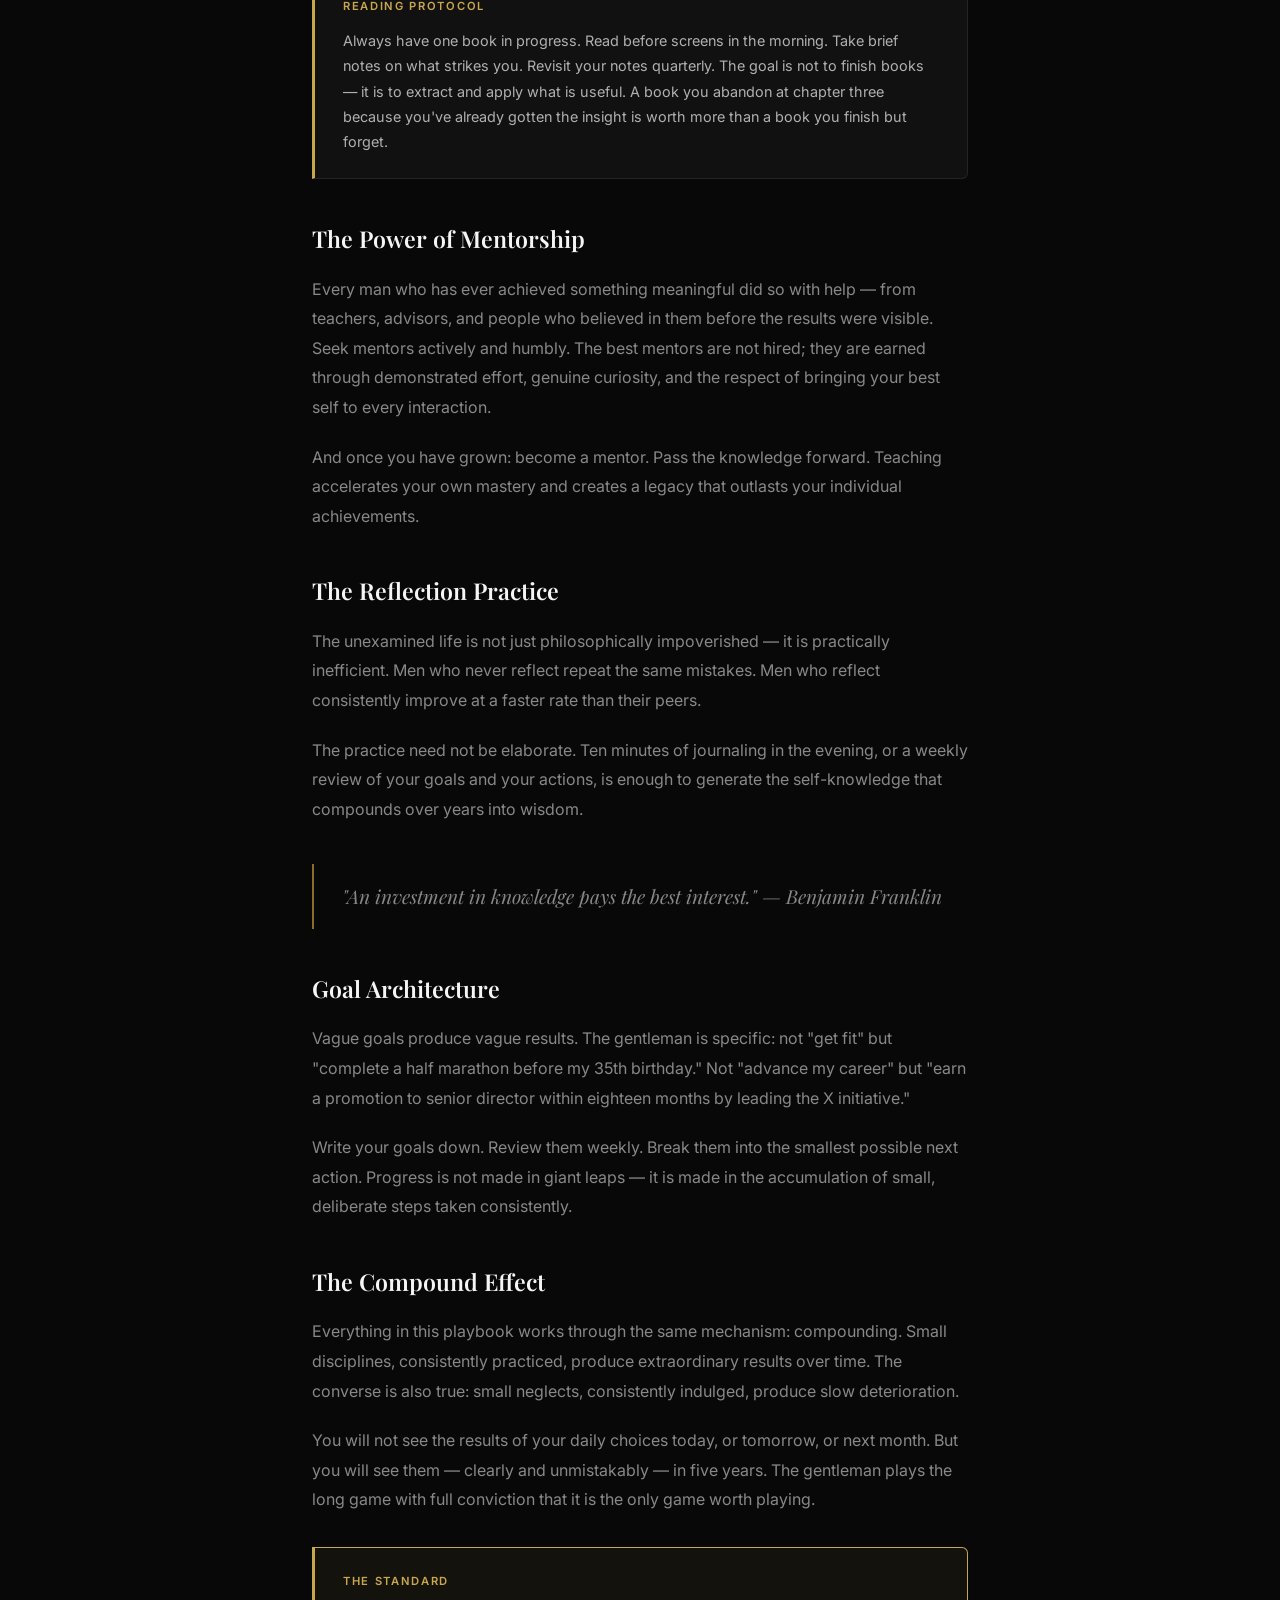
<file: playbook.html>
<!DOCTYPE html>
<html lang="en">
<head>
  <meta charset="UTF-8" />
  <meta name="viewport" content="width=device-width, initial-scale=1.0" />
  <title>Read — The Modern Gentleman Playbook</title>
  <link rel="stylesheet" href="css/styles.css" />
  <link rel="preconnect" href="https://fonts.googleapis.com" />
  <link href="https://fonts.googleapis.com/css2?family=Playfair+Display:wght@400;600;700&family=Inter:wght@300;400;500;600&display=swap" rel="stylesheet" />
</head>
<body class="reader-page">

  <!-- Sidebar -->
  <aside class="sidebar" id="sidebar">
    <div class="sidebar-header">
      <a href="index.html" class="nav-logo">MG<span>Playbook</span></a>
      <button class="sidebar-close" id="sidebarClose" aria-label="Close sidebar">&#10005;</button>
    </div>
    <nav class="sidebar-nav">
      <div class="sidebar-section-label">Chapters</div>
      <ul>
        <li><a href="#chapter-1" class="sidebar-link active" data-chapter="1"><span class="sl-num">01</span>Mindset &amp; Identity</a></li>
        <li><a href="#chapter-2" class="sidebar-link" data-chapter="2"><span class="sl-num">02</span>Style &amp; Appearance</a></li>
        <li><a href="#chapter-3" class="sidebar-link" data-chapter="3"><span class="sl-num">03</span>Health &amp; Fitness</a></li>
        <li><a href="#chapter-4" class="sidebar-link" data-chapter="4"><span class="sl-num">04</span>Career &amp; Finances</a></li>
        <li><a href="#chapter-5" class="sidebar-link" data-chapter="5"><span class="sl-num">05</span>Social Mastery</a></li>
        <li><a href="#chapter-6" class="sidebar-link" data-chapter="6"><span class="sl-num">06</span>Etiquette &amp; Manners</a></li>
        <li><a href="#chapter-7" class="sidebar-link" data-chapter="7"><span class="sl-num">07</span>Personal Development</a></li>
      </ul>
    </nav>
    <div class="sidebar-footer">
      <div class="progress-label">Your Progress</div>
      <div class="progress-bar-wrap">
        <div class="progress-bar" id="progressBar"></div>
      </div>
      <div class="progress-text" id="progressText">Chapter 1 of 7</div>
    </div>
  </aside>

  <!-- Reader Top Bar -->
  <header class="reader-bar">
    <button class="reader-menu-btn" id="sidebarToggle" aria-label="Open menu">
      <span></span><span></span><span></span>
    </button>
    <a href="index.html" class="nav-logo">MG<span>Playbook</span></a>
    <div class="reader-chapter-title" id="readerChapterTitle">Mindset &amp; Identity</div>
  </header>

  <!-- Main Reader Content -->
  <main class="reader-main">
    <div class="reader-scroll-progress" id="scrollProgress"></div>

    <!-- Chapter 1 -->
    <article class="chapter" id="chapter-1">
      <div class="chapter-header">
        <div class="chapter-num-large">01</div>
        <h1>Mindset &amp; Identity</h1>
        <p class="chapter-intro">Before you dress well, train hard, or master any skill — you must first decide who you are. Identity is the foundation everything else is built upon.</p>
      </div>
      <div class="chapter-body">

        <h2>The Architecture of Identity</h2>
        <p>Most men live reactively — letting circumstance, social pressure, and the opinions of others shape who they become. The modern gentleman takes a different path. He decides, deliberately and in writing, what he stands for.</p>
        <p>Your identity is not what you do for a living, what car you drive, or how many followers you have. Your identity is the collection of values you refuse to compromise — the lines you will not cross regardless of the cost.</p>

        <div class="callout">
          <div class="callout-label">Exercise</div>
          <p>Write down five non-negotiable values that define who you are. Not aspirations — current truths. Post them somewhere you will see them every morning. Read them before you make any significant decision.</p>
        </div>

        <h2>The Discipline Gap</h2>
        <p>Every man knows what he should do. The gap between knowing and doing — that is the battlefield. Discipline is not a personality trait; it is a practice. It is built through small, consistent actions long before you feel motivated.</p>
        <p>The gentleman understands that motivation follows action, not the other way around. You do not wait to feel ready. You begin, and readiness arrives.</p>

        <blockquote class="chapter-quote">"We are what we repeatedly do. Excellence, then, is not an act, but a habit." — Aristotle</blockquote>

        <h2>Building Mental Resilience</h2>
        <p>Adversity is not the exception — it is the price of an ambitious life. The question is not whether hard times will come; the question is who you will be when they do.</p>
        <p>Mental resilience is trained, not inherited. It comes from deliberately choosing discomfort: cold showers, hard conversations, setting goals that feel slightly impossible. Every time you push through resistance, you deposit into your resilience account.</p>

        <h2>The Inner Scorecard</h2>
        <p>Warren Buffett spoke of the difference between the inner and outer scorecard. The outer scorecard measures what others think of you. The inner scorecard measures whether you met your own standards.</p>
        <p>The gentleman lives by the inner scorecard. He does the right thing in rooms no one else will ever know about. His integrity is not performed — it is constitutive.</p>

        <div class="callout">
          <div class="callout-label">Daily Practice</div>
          <p>Each evening, ask yourself one question: "Did I live in alignment with my values today?" Not "Was I successful?" Not "Did people like me?" Just: did your actions match your stated identity? This small practice builds enormous self-knowledge over time.</p>
        </div>

        <h2>Owning Your Narrative</h2>
        <p>Every man has a story — a mix of advantages he didn't earn and disadvantages he didn't deserve. The gentleman neither clings to his advantages as proof of worth nor uses his disadvantages as excuses for inaction. He acknowledges both and moves forward anyway.</p>
        <p>You are not the sum of what happened to you. You are the sum of how you responded to it.</p>

        <div class="chapter-nav-bottom">
          <span class="chapter-nav-prev disabled">Previous</span>
          <a href="#chapter-2" class="chapter-nav-next btn btn-primary">Next: Style &amp; Appearance</a>
        </div>
      </div>
    </article>

    <!-- Chapter 2 -->
    <article class="chapter" id="chapter-2">
      <div class="chapter-header">
        <div class="chapter-num-large">02</div>
        <h1>Style &amp; Appearance</h1>
        <p class="chapter-intro">Your appearance is your first argument. Before you speak a word, you have already communicated something. Make it deliberate.</p>
      </div>
      <div class="chapter-body">

        <h2>Fit Is Everything</h2>
        <p>The single most important factor in dressing well is fit — not brand, not price, not trend. A $100 suit that fits perfectly will always outperform a $1,000 suit worn off the rack. Find a tailor. It is not an extravagance; it is a fundamental investment.</p>
        <p>Clothing that fits correctly communicates that you pay attention to details. And if you pay attention to the details of your appearance, the room assumes you pay attention to everything else too.</p>

        <div class="callout">
          <div class="callout-label">The Fit Checklist</div>
          <p>Shoulders: seams sit at the edge of your shoulder bone. Chest: flat with no pulling at the button. Sleeves: shirt cuff shows 1/2 inch below jacket sleeve. Trousers: break sits at the top of your shoe. Waist: no bunching, no pulling.</p>
        </div>

        <h2>Building a Capsule Wardrobe</h2>
        <p>The gentleman does not need many clothes — he needs the right clothes. A capsule wardrobe built around neutral, versatile pieces is worth ten times a closet full of impulse purchases.</p>
        <p>The foundation: two to three well-fitted suits (navy, charcoal, and optionally grey), five quality dress shirts (white and light blue first), two pairs of quality trousers, a navy blazer, quality dark denim, and leather shoes in black and brown.</p>
        <p>From this base, everything mixes. The goal is to always look intentional — never thrown together.</p>

        <blockquote class="chapter-quote">"Dress shabbily, they notice the dress. Dress impeccably, they notice the man." — Coco Chanel</blockquote>

        <h2>Grooming: The Non-Negotiables</h2>
        <p>No outfit survives poor grooming. Clean, shaped nails. Skin that is cared for. Hair that is cut regularly — every three to four weeks at most. Shoes that are clean and polished. These are not extras; they are the baseline.</p>
        <p>Find a barber you trust and see them consistently. A good haircut does more for your appearance than almost any garment.</p>

        <h2>The Psychology of Dressing</h2>
        <p>Research consistently shows that what we wear affects how we think and perform — a concept called "enclothed cognition." The gentleman uses this to his advantage. He does not dress for his current mood; he dresses for who he intends to be that day.</p>
        <p>On the days you feel least like showing up — those are the days to dress your absolute best.</p>

        <h2>Signature Presence</h2>
        <p>Style is ultimately personal. Once you have mastered the fundamentals, develop a signature. One well-chosen accessory. A consistent color palette. A particular brand of watch or shoe you love. Signature presence tells the world that you have done the work of knowing yourself.</p>

        <div class="chapter-nav-bottom">
          <a href="#chapter-1" class="chapter-nav-prev btn btn-ghost">Previous: Mindset</a>
          <a href="#chapter-3" class="chapter-nav-next btn btn-primary">Next: Health &amp; Fitness</a>
        </div>
      </div>
    </article>

    <!-- Chapter 3 -->
    <article class="chapter" id="chapter-3">
      <div class="chapter-header">
        <div class="chapter-num-large">03</div>
        <h1>Health &amp; Fitness</h1>
        <p class="chapter-intro">Your body is the vessel for every ambition you carry. How you treat it determines how far it will take you.</p>
      </div>
      <div class="chapter-body">

        <h2>The Long Game</h2>
        <p>Fitness culture is obsessed with transformation — the six-week shred, the 30-day challenge, the before-and-after photo. The gentleman thinks differently. He trains for the long game: sustained energy, structural strength, and health at 60, 70, and beyond.</p>
        <p>The goal is not to look good for a summer. The goal is to be capable, energetic, and physically confident for a lifetime.</p>

        <h2>The Minimum Effective Dose</h2>
        <p>You do not need two hours in the gym six days a week. Research consistently shows that three to four sessions per week of 45 to 60 minutes — combining strength training with cardiovascular work — produces most of the benefits of more extreme protocols.</p>
        <p>Consistency beats intensity over time. A moderate program done every week for five years will produce results that no extreme program abandoned after three months ever will.</p>

        <div class="callout">
          <div class="callout-label">The Foundation Program</div>
          <p>3–4 days per week: 2 days compound strength (squat, deadlift, press, row variations) + 1–2 days conditioning (running, rowing, cycling). Sleep 7–9 hours. Eat mostly whole foods. Walk 8,000+ steps daily. That is the program. Everything else is refinement.</p>
        </div>

        <h2>Nutrition: The Simple Truth</h2>
        <p>You already know what to eat. The challenge is not information — it is execution. Eat mostly whole foods. Get sufficient protein (roughly 0.7–1g per pound of bodyweight). Limit ultra-processed foods, not because they are moral failures, but because they do not serve your goals.</p>
        <p>Alcohol is the most socially accepted obstacle to health goals. Drink with intention and social purpose — not from habit or boredom.</p>

        <blockquote class="chapter-quote">"Take care of your body. It's the only place you have to live." — Jim Rohn</blockquote>

        <h2>Sleep: The Force Multiplier</h2>
        <p>Every ambition you have — physical, professional, relational — is executed by a brain running on sleep. Poor sleep degrades cognitive performance, emotional regulation, testosterone production, and physical recovery simultaneously.</p>
        <p>Seven to nine hours is not a luxury. A consistent sleep schedule — same bedtime, same wake time, even on weekends — is one of the highest-leverage health interventions available.</p>

        <h2>Mental Health</h2>
        <p>The modern gentleman understands that mental health is not separate from physical health — it is inseparable from it. Therapy, journaling, meditation, time in nature: these are not signs of weakness. They are signs of self-awareness and the courage to do interior work.</p>
        <p>If you are struggling, seek help. Doing so is among the most courageous things a man can do.</p>

        <div class="chapter-nav-bottom">
          <a href="#chapter-2" class="chapter-nav-prev btn btn-ghost">Previous: Style</a>
          <a href="#chapter-4" class="chapter-nav-next btn btn-primary">Next: Career &amp; Finances</a>
        </div>
      </div>
    </article>

    <!-- Chapter 4 -->
    <article class="chapter" id="chapter-4">
      <div class="chapter-header">
        <div class="chapter-num-large">04</div>
        <h1>Career &amp; Finances</h1>
        <p class="chapter-intro">Build something worth building. Earn with ambition, spend with discipline, and invest like someone who believes in their own future.</p>
      </div>
      <div class="chapter-body">

        <h2>Career as Craft</h2>
        <p>The gentleman approaches his career as a craftsman approaches his work: with standards, patience, and a relentless commitment to improvement. He does not take shortcuts that compromise his integrity. He builds a reputation slowly, word by word and act by act, knowing it takes years to build and moments to destroy.</p>
        <p>Be known for something specific. Generic professionals are interchangeable. Excellence in a focused area makes you irreplaceable.</p>

        <h2>The Art of Negotiation</h2>
        <p>Every gentleman must be comfortable negotiating — his salary, a contract, a rate, a deal. Most men leave enormous value on the table because they confuse advocating for themselves with being difficult.</p>
        <p>The key insight: negotiation is not combat. It is collaborative problem-solving. The goal is not to defeat the other side; it is to find an agreement both parties can live with. Come prepared, know your value, and never accept the first offer without at least one counter.</p>

        <div class="callout">
          <div class="callout-label">The Negotiation Frame</div>
          <p>Before any negotiation, answer three questions: What is my ideal outcome? What is my walk-away point? What does the other party need? With those three answers, you can navigate almost any negotiation with confidence.</p>
        </div>

        <h2>Financial Architecture</h2>
        <p>Personal finance is not complicated. It is simple — but not easy. The principles that create financial security are few: spend less than you earn, invest the difference consistently, avoid high-interest debt, and give your money time to compound.</p>
        <p>The starting point for every gentleman: a three-to-six month emergency fund in a high-yield savings account. Until that exists, nothing else matters. It is the foundation of every financial strategy.</p>

        <blockquote class="chapter-quote">"Do not save what is left after spending, but spend what is left after saving." — Warren Buffett</blockquote>

        <h2>Investing: The Long View</h2>
        <p>The gentleman invests consistently and boringly. Low-cost index funds, regular contributions, and decades of patience outperform virtually every active strategy available to retail investors. The enemy of wealth building is not the market — it is the emotional decisions made in response to the market.</p>
        <p>Automate your investments so that discipline is structural, not dependent on willpower.</p>

        <h2>Entrepreneurial Thinking</h2>
        <p>Whether or not you own a business, think like an entrepreneur. Every position is an opportunity to create value beyond what is asked. The man who treats his employer's resources as his own — who asks not what his title allows but what his capability enables — will always advance.</p>

        <div class="chapter-nav-bottom">
          <a href="#chapter-3" class="chapter-nav-prev btn btn-ghost">Previous: Health</a>
          <a href="#chapter-5" class="chapter-nav-next btn btn-primary">Next: Social Mastery</a>
        </div>
      </div>
    </article>

    <!-- Chapter 5 -->
    <article class="chapter" id="chapter-5">
      <div class="chapter-header">
        <div class="chapter-num-large">05</div>
        <h1>Social Mastery</h1>
        <p class="chapter-intro">Every meaningful thing in your life — your career, your relationships, your reputation — runs through other people. Master the art of human connection.</p>
      </div>
      <div class="chapter-body">

        <h2>The Art of Genuine Interest</h2>
        <p>The most magnetic conversationalists are not the most eloquent speakers — they are the most attentive listeners. People are hungry to be heard. The man who genuinely listens, asks follow-up questions, and remembers what he has been told becomes magnetic almost by default.</p>
        <p>The rule: ask more questions than you make statements. When someone shares something, your first response should almost always be a question, not an anecdote about yourself.</p>

        <h2>Reading the Room</h2>
        <p>Social intelligence is the ability to accurately perceive the emotional tenor of a room and adjust your behavior accordingly. It is not performance — it is attunement. It comes from paying attention: to body language, to who is speaking and who is deferring, to what is being left unsaid.</p>
        <p>When you walk into any gathering, resist the urge to immediately insert yourself. Observe for two minutes first. You will understand the dynamics of any room faster than anyone who rushed in talking.</p>

        <div class="callout">
          <div class="callout-label">The Conversation Compass</div>
          <p>People love to talk about their passions, their families, and their future plans. They are guarded about their insecurities, their failures, and their fears. Navigate accordingly. The goal is never to probe — it is to create safety so that people choose to open up.</p>
        </div>

        <h2>Building Deep Relationships</h2>
        <p>The gentleman values depth over breadth. Fifty shallow acquaintances are worth less than five genuine friendships. Deep relationships require investment: showing up consistently, being vulnerable, celebrating wins with sincerity, and staying present during hard times.</p>
        <p>The practical discipline: maintain your relationships proactively, not reactively. Do not wait until someone is struggling to reach out. A text, a call, or coffee for no particular reason is how genuine friendships are sustained.</p>

        <blockquote class="chapter-quote">"The quality of your life is the quality of your relationships." — Tony Robbins</blockquote>

        <h2>Leadership Presence</h2>
        <p>Leadership presence is not authority — it is the quality of being fully present, clear, and reliable. People follow those who make them feel capable, seen, and safe. The gentleman leads by example, takes responsibility in proportion to his authority (and often beyond it), and gives credit generously.</p>

        <h2>Romantic Relationships</h2>
        <p>The modern gentleman approaches romantic relationships with the same standards he applies to every other domain: with intention, integrity, and genuine investment in the other person's flourishing. He is honest about his intentions, reliable in his commitments, and secure enough not to play games.</p>
        <p>The non-negotiable: treat every partner with the same respect you would want for your mother, sister, or daughter. This is the floor, not the ceiling.</p>

        <div class="chapter-nav-bottom">
          <a href="#chapter-4" class="chapter-nav-prev btn btn-ghost">Previous: Career</a>
          <a href="#chapter-6" class="chapter-nav-next btn btn-primary">Next: Etiquette &amp; Manners</a>
        </div>
      </div>
    </article>

    <!-- Chapter 6 -->
    <article class="chapter" id="chapter-6">
      <div class="chapter-header">
        <div class="chapter-num-large">06</div>
        <h1>Etiquette &amp; Manners</h1>
        <p class="chapter-intro">Manners are not outdated formalities — they are the practical expression of respect. They communicate that you value the people around you enough to be considerate.</p>
      </div>
      <div class="chapter-body">

        <h2>The Philosophy of Etiquette</h2>
        <p>The purpose of etiquette is never to create a social hierarchy — it is to reduce friction and make other people comfortable. A man who understands this will never use his knowledge of etiquette as a weapon to make others feel inadequate. He uses it to put people at ease.</p>
        <p>When in doubt, the rule is always: make others comfortable, even at a small cost to yourself.</p>

        <h2>Dining Protocol</h2>
        <p>You do not need to memorize every rule of fine dining. You need a few principles: use cutlery from the outside in, never begin eating before your host, keep your phone off the table, never talk with your mouth full, and treat service staff with the same respect you would show a valued colleague.</p>
        <p>How you treat staff in a restaurant is one of the most reliable indicators of character. The gentleman who is charming to the person across from him but dismissive to the waiter has revealed himself entirely.</p>

        <div class="callout">
          <div class="callout-label">The Gentleman's Table</div>
          <p>Arrive on time or slightly early. Order decisively. If hosting, insist on paying — never make a guest fight for the bill. Always acknowledge birthdays and special occasions. Send a thank-you note after being hosted. These small acts compound into a reputation for graciousness.</p>
        </div>

        <h2>Digital Etiquette</h2>
        <p>We live in an era that has created entirely new social norms faster than wisdom can catch up. A few principles worth holding: respond to messages within a reasonable window — 24 hours for non-urgent personal messages, same day for professional. Never say anything in a message you would not say to someone's face. Do not ghost. And put your phone away when you are with people who deserve your attention.</p>

        <blockquote class="chapter-quote">"Politeness is the art of choosing among your thoughts." — Madame de Staël</blockquote>

        <h2>The Thank-You Note</h2>
        <p>In a world of instant digital communication, a handwritten thank-you note is extraordinary. It takes five minutes to write and communicates more genuine appreciation than a dozen texts. Buy good stationery. Use it. The gentleman who sends handwritten notes is remembered.</p>

        <h2>Conflict and Disagreement</h2>
        <p>Disagreement is inevitable; contempt is a choice. The gentleman disagrees with ideas, not people. He never raises his voice in argument — not because he lacks conviction, but because he understands that volume is not persuasion. He fights fair: no personal attacks, no bringing up unrelated grievances, no stonewalling.</p>

        <div class="chapter-nav-bottom">
          <a href="#chapter-5" class="chapter-nav-prev btn btn-ghost">Previous: Social Mastery</a>
          <a href="#chapter-7" class="chapter-nav-next btn btn-primary">Next: Personal Development</a>
        </div>
      </div>
    </article>

    <!-- Chapter 7 -->
    <article class="chapter" id="chapter-7">
      <div class="chapter-header">
        <div class="chapter-num-large">07</div>
        <h1>Personal Development</h1>
        <p class="chapter-intro">The gentleman is never finished. He is, always and perpetually, a work in progress — and he has made peace with that truth.</p>
      </div>
      <div class="chapter-body">

        <h2>The Reading Habit</h2>
        <p>Reading is the closest thing to having a conversation with the greatest minds who have ever lived. A consistent reading habit — even 20 to 30 minutes a day — compounds into an extraordinary education over a lifetime. The man who reads widely thinks differently than the man who doesn't.</p>
        <p>Build a reading list across categories: biography, history, philosophy, business, science, and fiction. The breadth is as important as the depth. A man who only reads within his expertise develops blind spots. A man who reads widely develops a more complete map of the world.</p>

        <div class="callout">
          <div class="callout-label">Reading Protocol</div>
          <p>Always have one book in progress. Read before screens in the morning. Take brief notes on what strikes you. Revisit your notes quarterly. The goal is not to finish books — it is to extract and apply what is useful. A book you abandon at chapter three because you've already gotten the insight is worth more than a book you finish but forget.</p>
        </div>

        <h2>The Power of Mentorship</h2>
        <p>Every man who has ever achieved something meaningful did so with help — from teachers, advisors, and people who believed in them before the results were visible. Seek mentors actively and humbly. The best mentors are not hired; they are earned through demonstrated effort, genuine curiosity, and the respect of bringing your best self to every interaction.</p>
        <p>And once you have grown: become a mentor. Pass the knowledge forward. Teaching accelerates your own mastery and creates a legacy that outlasts your individual achievements.</p>

        <h2>The Reflection Practice</h2>
        <p>The unexamined life is not just philosophically impoverished — it is practically inefficient. Men who never reflect repeat the same mistakes. Men who reflect consistently improve at a faster rate than their peers.</p>
        <p>The practice need not be elaborate. Ten minutes of journaling in the evening, or a weekly review of your goals and your actions, is enough to generate the self-knowledge that compounds over years into wisdom.</p>

        <blockquote class="chapter-quote">"An investment in knowledge pays the best interest." — Benjamin Franklin</blockquote>

        <h2>Goal Architecture</h2>
        <p>Vague goals produce vague results. The gentleman is specific: not "get fit" but "complete a half marathon before my 35th birthday." Not "advance my career" but "earn a promotion to senior director within eighteen months by leading the X initiative."</p>
        <p>Write your goals down. Review them weekly. Break them into the smallest possible next action. Progress is not made in giant leaps — it is made in the accumulation of small, deliberate steps taken consistently.</p>

        <h2>The Compound Effect</h2>
        <p>Everything in this playbook works through the same mechanism: compounding. Small disciplines, consistently practiced, produce extraordinary results over time. The converse is also true: small neglects, consistently indulged, produce slow deterioration.</p>
        <p>You will not see the results of your daily choices today, or tomorrow, or next month. But you will see them — clearly and unmistakably — in five years. The gentleman plays the long game with full conviction that it is the only game worth playing.</p>

        <div class="callout callout--gold">
          <div class="callout-label">The Standard</div>
          <p>You have now read the seven pillars. The question is not whether you understood them — the question is what you will do tomorrow. Pick one thing. Do it with full commitment. Then add another. The gentleman is not built in a day; he is built in the ten thousand small decisions that follow the choice to hold himself to a higher standard.</p>
        </div>

        <div class="chapter-nav-bottom">
          <a href="#chapter-6" class="chapter-nav-prev btn btn-ghost">Previous: Etiquette</a>
          <a href="index.html" class="chapter-nav-next btn btn-primary">Return to Home</a>
        </div>
      </div>
    </article>

  </main>

  <script src="js/script.js"></script>
</body>
</html>
</file>
<file: css/styles.css>
/* ============================================================
   Modern Gentleman Playbook — Stylesheet
   Color palette: near-black background, gold accent, clean type
   ============================================================ */

/* --- Reset & Base --- */
*, *::before, *::after { box-sizing: border-box; margin: 0; padding: 0; }

:root {
  --black:      #080808;
  --surface:    #111111;
  --surface-2:  #1a1a1a;
  --border:     #242424;
  --gold:       #c9a84c;
  --gold-light: #e8cc80;
  --gold-dim:   #8a6e2a;
  --white:      #f5f5f5;
  --muted:      #888888;
  --muted-2:    #555555;
  --font-serif: 'Playfair Display', Georgia, serif;
  --font-sans:  'Inter', system-ui, sans-serif;
  --transition: 0.25s ease;
  --radius:     6px;
  --max-w:      1180px;
  --reader-w:   720px;
}

html { scroll-behavior: smooth; font-size: 16px; }

body {
  background: var(--black);
  color: var(--white);
  font-family: var(--font-sans);
  font-weight: 400;
  line-height: 1.7;
  -webkit-font-smoothing: antialiased;
}

a { color: inherit; text-decoration: none; }
img { display: block; max-width: 100%; }
ul { list-style: none; }

/* --- Utilities --- */
.container     { max-width: var(--max-w); margin: 0 auto; padding: 0 2rem; }
.container-sm  { max-width: 760px; margin: 0 auto; padding: 0 2rem; }
.gold          { color: var(--gold); }

/* --- Buttons --- */
.btn {
  display: inline-flex;
  align-items: center;
  gap: 0.5rem;
  padding: 0.75rem 1.75rem;
  border-radius: var(--radius);
  font-family: var(--font-sans);
  font-size: 0.875rem;
  font-weight: 500;
  letter-spacing: 0.04em;
  text-transform: uppercase;
  cursor: pointer;
  border: none;
  transition: all var(--transition);
  white-space: nowrap;
}
.btn-primary {
  background: var(--gold);
  color: var(--black);
}
.btn-primary:hover { background: var(--gold-light); }
.btn-ghost {
  background: transparent;
  color: var(--white);
  border: 1px solid var(--border);
}
.btn-ghost:hover { border-color: var(--gold); color: var(--gold); }
.btn-sm { padding: 0.5rem 1.25rem; font-size: 0.8rem; }
.btn-lg { padding: 1rem 2.5rem; font-size: 0.9rem; }

/* --- Navigation --- */
.nav {
  position: fixed;
  top: 0; left: 0; right: 0;
  z-index: 100;
  padding: 1.25rem 0;
  transition: background var(--transition), box-shadow var(--transition);
}
.nav.scrolled {
  background: rgba(8,8,8,0.95);
  backdrop-filter: blur(12px);
  box-shadow: 0 1px 0 var(--border);
}
.nav-inner {
  max-width: var(--max-w);
  margin: 0 auto;
  padding: 0 2rem;
  display: flex;
  align-items: center;
  justify-content: space-between;
  gap: 2rem;
}
.nav-logo {
  font-family: var(--font-serif);
  font-size: 1.2rem;
  font-weight: 700;
  letter-spacing: 0.05em;
  color: var(--white);
}
.nav-logo span { color: var(--gold); }
.nav-links {
  display: flex;
  align-items: center;
  gap: 2rem;
}
.nav-links a {
  font-size: 0.85rem;
  letter-spacing: 0.05em;
  text-transform: uppercase;
  color: var(--muted);
  transition: color var(--transition);
}
.nav-links a:hover { color: var(--white); }
.nav-toggle {
  display: none;
  flex-direction: column;
  gap: 5px;
  background: none;
  border: none;
  cursor: pointer;
  padding: 4px;
}
.nav-toggle span {
  display: block;
  width: 24px;
  height: 1.5px;
  background: var(--white);
  transition: all var(--transition);
}

/* --- Hero --- */
.hero {
  position: relative;
  min-height: 100vh;
  display: flex;
  align-items: center;
  overflow: hidden;
  padding: 8rem 0 5rem;
}
.hero-bg {
  position: absolute;
  inset: 0;
  background:
    radial-gradient(ellipse 60% 60% at 70% 40%, rgba(201,168,76,0.07) 0%, transparent 60%),
    radial-gradient(ellipse 40% 80% at 20% 60%, rgba(201,168,76,0.04) 0%, transparent 70%);
  pointer-events: none;
}
.hero .container { position: relative; z-index: 1; }
.hero-eyebrow {
  font-size: 0.75rem;
  font-weight: 500;
  letter-spacing: 0.2em;
  text-transform: uppercase;
  color: var(--gold);
  margin-bottom: 1.5rem;
  display: flex;
  align-items: center;
  gap: 0.75rem;
}
.hero-eyebrow::before {
  content: '';
  display: block;
  width: 2rem;
  height: 1px;
  background: var(--gold);
}
.hero-title {
  font-family: var(--font-serif);
  font-size: clamp(3rem, 7vw, 5.5rem);
  font-weight: 700;
  line-height: 1.05;
  letter-spacing: -0.02em;
  max-width: 700px;
  margin-bottom: 1.75rem;
}
.hero-sub {
  font-size: 1.1rem;
  color: var(--muted);
  max-width: 520px;
  line-height: 1.8;
  margin-bottom: 2.5rem;
}
.hero-actions {
  display: flex;
  align-items: center;
  gap: 1rem;
  flex-wrap: wrap;
  margin-bottom: 4rem;
}
.hero-stats {
  display: flex;
  align-items: center;
  gap: 2rem;
}
.stat { display: flex; flex-direction: column; gap: 0.2rem; }
.stat-num {
  font-family: var(--font-serif);
  font-size: 2rem;
  font-weight: 700;
  color: var(--white);
  line-height: 1;
}
.stat-label {
  font-size: 0.75rem;
  letter-spacing: 0.1em;
  text-transform: uppercase;
  color: var(--muted);
}
.stat-divider {
  width: 1px;
  height: 40px;
  background: var(--border);
}
.hero-scroll-hint {
  position: absolute;
  bottom: 2.5rem;
  right: 2rem;
  display: flex;
  flex-direction: column;
  align-items: center;
  gap: 0.5rem;
  font-size: 0.7rem;
  letter-spacing: 0.15em;
  text-transform: uppercase;
  color: var(--muted-2);
}
.scroll-line {
  width: 1px;
  height: 3rem;
  background: linear-gradient(to bottom, var(--muted-2), transparent);
  animation: scrollPulse 2s ease-in-out infinite;
}
@keyframes scrollPulse {
  0%, 100% { opacity: 0.4; transform: scaleY(1); }
  50%       { opacity: 1;   transform: scaleY(0.7); }
}

/* --- Section Shared --- */
.section-eyebrow {
  font-size: 0.7rem;
  font-weight: 600;
  letter-spacing: 0.2em;
  text-transform: uppercase;
  color: var(--gold);
  margin-bottom: 1rem;
  display: flex;
  align-items: center;
  gap: 0.75rem;
}
.section-eyebrow::before {
  content: '';
  display: block;
  width: 1.5rem;
  height: 1px;
  background: var(--gold);
}
.section-header {
  text-align: center;
  margin-bottom: 4rem;
}
.section-header .section-eyebrow {
  justify-content: center;
}
.section-header .section-eyebrow::before { display: none; }
.section-header h2 {
  font-family: var(--font-serif);
  font-size: clamp(2rem, 4vw, 3rem);
  font-weight: 700;
  line-height: 1.2;
  margin-bottom: 1rem;
}
.section-sub {
  color: var(--muted);
  max-width: 540px;
  margin: 0 auto;
  line-height: 1.8;
}

/* --- Manifesto --- */
.manifesto {
  padding: 5rem 0;
  border-top: 1px solid var(--border);
  border-bottom: 1px solid var(--border);
}
.manifesto blockquote {
  font-family: var(--font-serif);
  font-size: clamp(1.2rem, 2.5vw, 1.6rem);
  font-weight: 400;
  font-style: italic;
  color: var(--muted);
  line-height: 1.7;
  text-align: center;
  position: relative;
  padding: 0 2rem;
}
.manifesto blockquote::before {
  content: '\201C';
  font-size: 5rem;
  color: var(--gold-dim);
  position: absolute;
  top: -1.5rem;
  left: 0;
  font-style: normal;
  line-height: 1;
}

/* --- Pillars --- */
.pillars { padding: 6rem 0; }
.pillars-grid {
  display: grid;
  grid-template-columns: repeat(3, 1fr);
  gap: 1.5px;
  background: var(--border);
  border: 1px solid var(--border);
  border-radius: var(--radius);
  overflow: hidden;
}
.pillar-card {
  background: var(--surface);
  padding: 2.5rem;
  position: relative;
  transition: background var(--transition);
  cursor: pointer;
}
.pillar-card:hover { background: var(--surface-2); }
.pillar-card--wide {
  grid-column: span 3;
  display: flex;
  align-items: center;
  gap: 3rem;
}
.pillar-card--wide h3 { margin-bottom: 0.5rem; }
.pillar-num {
  font-family: var(--font-serif);
  font-size: 0.75rem;
  color: var(--gold);
  letter-spacing: 0.1em;
  margin-bottom: 1.5rem;
}
.pillar-icon {
  width: 2.5rem;
  height: 2.5rem;
  color: var(--gold);
  margin-bottom: 1.25rem;
}
.pillar-card--wide .pillar-icon { flex-shrink: 0; width: 3rem; height: 3rem; }
.pillar-icon svg { width: 100%; height: 100%; }
.pillar-card h3 {
  font-family: var(--font-serif);
  font-size: 1.2rem;
  font-weight: 600;
  margin-bottom: 0.75rem;
  color: var(--white);
}
.pillar-card p {
  font-size: 0.9rem;
  color: var(--muted);
  line-height: 1.7;
  margin-bottom: 1.5rem;
}
.pillar-card--wide p { margin-bottom: 0; flex: 1; }
.pillar-link {
  font-size: 0.8rem;
  font-weight: 500;
  letter-spacing: 0.08em;
  text-transform: uppercase;
  color: var(--gold);
  transition: gap var(--transition);
  display: inline-flex;
  gap: 0.5rem;
}
.pillar-link:hover { gap: 0.75rem; }

/* --- About --- */
.about {
  padding: 6rem 0;
  background: var(--surface);
  border-top: 1px solid var(--border);
  border-bottom: 1px solid var(--border);
}
.about-grid {
  display: grid;
  grid-template-columns: 1fr 1fr;
  gap: 5rem;
  align-items: center;
}
.about-content h2 {
  font-family: var(--font-serif);
  font-size: clamp(1.75rem, 3vw, 2.5rem);
  font-weight: 700;
  line-height: 1.2;
  margin-bottom: 1.5rem;
}
.about-content p {
  color: var(--muted);
  margin-bottom: 1.25rem;
  line-height: 1.8;
}
.about-content .btn { margin-top: 0.75rem; }
.visual-card {
  border: 1px solid var(--border);
  border-radius: var(--radius);
  overflow: hidden;
  background: var(--black);
}
.visual-card-inner { padding: 2.5rem; position: relative; }
.vc-line {
  position: absolute;
  top: 0; left: 2.5rem;
  width: 2rem;
  height: 3px;
  background: var(--gold);
  border-radius: 0 0 2px 2px;
}
.vc-title {
  font-family: var(--font-serif);
  font-size: 1.1rem;
  font-weight: 600;
  color: var(--white);
  margin-bottom: 1.5rem;
  padding-top: 0.5rem;
}
.vc-list li {
  font-size: 0.9rem;
  color: var(--muted);
  padding: 0.6rem 0;
  border-bottom: 1px solid var(--border);
  display: flex;
  align-items: baseline;
  gap: 0.75rem;
}
.vc-list li::before {
  content: '';
  display: block;
  width: 4px;
  height: 4px;
  border-radius: 50%;
  background: var(--gold);
  flex-shrink: 0;
}
.vc-list li:last-child { border-bottom: none; }

/* --- Chapters Preview --- */
.chapters-preview { padding: 6rem 0; }
.chapters-list { border-top: 1px solid var(--border); }
.chapter-item {
  display: flex;
  align-items: center;
  gap: 2rem;
  padding: 1.75rem 0;
  border-bottom: 1px solid var(--border);
  transition: background var(--transition);
}
.chapter-item:hover { padding-left: 0.5rem; }
.chapter-item-num {
  font-family: var(--font-serif);
  font-size: 0.85rem;
  color: var(--gold);
  letter-spacing: 0.05em;
  flex-shrink: 0;
  width: 2.5rem;
}
.chapter-item-body { flex: 1; }
.chapter-item-body h4 {
  font-family: var(--font-serif);
  font-size: 1.05rem;
  font-weight: 600;
  margin-bottom: 0.3rem;
  color: var(--white);
}
.chapter-item-body p {
  font-size: 0.875rem;
  color: var(--muted);
  line-height: 1.6;
}
.chapter-item-arrow {
  font-size: 1.1rem;
  color: var(--muted-2);
  flex-shrink: 0;
  transition: color var(--transition), transform var(--transition);
}
.chapter-item:hover .chapter-item-arrow {
  color: var(--gold);
  transform: translateX(4px);
}

/* --- CTA --- */
.cta {
  padding: 6rem 0;
  background: var(--surface);
  border-top: 1px solid var(--border);
}
.cta-inner {
  text-align: center;
  padding: 4rem;
  border: 1px solid var(--border);
  border-radius: var(--radius);
  background: var(--black);
  position: relative;
  overflow: hidden;
}
.cta-inner::before {
  content: '';
  position: absolute;
  inset: 0;
  background: radial-gradient(ellipse 60% 60% at 50% 100%, rgba(201,168,76,0.06) 0%, transparent 70%);
  pointer-events: none;
}
.cta-inner .section-eyebrow { justify-content: center; }
.cta-inner .section-eyebrow::before { display: none; }
.cta-inner h2 {
  font-family: var(--font-serif);
  font-size: clamp(2rem, 4vw, 3rem);
  font-weight: 700;
  line-height: 1.2;
  margin-bottom: 1rem;
}
.cta-inner p {
  color: var(--muted);
  margin-bottom: 2rem;
  font-size: 1rem;
}

/* --- Footer --- */
.footer {
  padding: 2.5rem 0;
  border-top: 1px solid var(--border);
}
.footer-inner {
  display: flex;
  align-items: center;
  justify-content: space-between;
  gap: 1.5rem;
  flex-wrap: wrap;
}
.footer-copy { font-size: 0.8rem; color: var(--muted-2); }
.footer-links {
  display: flex;
  gap: 1.5rem;
}
.footer-links a {
  font-size: 0.8rem;
  letter-spacing: 0.08em;
  text-transform: uppercase;
  color: var(--muted-2);
  transition: color var(--transition);
}
.footer-links a:hover { color: var(--gold); }

/* ============================================================
   READER PAGE
   ============================================================ */

.reader-page { display: flex; flex-direction: column; }

/* Sidebar */
.sidebar {
  position: fixed;
  top: 0; left: 0; bottom: 0;
  width: 280px;
  background: var(--surface);
  border-right: 1px solid var(--border);
  z-index: 200;
  display: flex;
  flex-direction: column;
  transform: translateX(-100%);
  transition: transform 0.3s cubic-bezier(0.4, 0, 0.2, 1);
}
.sidebar.open { transform: translateX(0); }
.sidebar-header {
  display: flex;
  align-items: center;
  justify-content: space-between;
  padding: 1.5rem;
  border-bottom: 1px solid var(--border);
}
.sidebar-close {
  background: none;
  border: none;
  color: var(--muted);
  cursor: pointer;
  font-size: 1rem;
  transition: color var(--transition);
}
.sidebar-close:hover { color: var(--white); }
.sidebar-nav { flex: 1; overflow-y: auto; padding: 1.5rem 0; }
.sidebar-section-label {
  font-size: 0.65rem;
  letter-spacing: 0.18em;
  text-transform: uppercase;
  color: var(--muted-2);
  padding: 0 1.5rem;
  margin-bottom: 0.75rem;
}
.sidebar-link {
  display: flex;
  align-items: center;
  gap: 0.875rem;
  padding: 0.7rem 1.5rem;
  font-size: 0.875rem;
  color: var(--muted);
  transition: all var(--transition);
  border-left: 2px solid transparent;
}
.sidebar-link:hover, .sidebar-link.active {
  color: var(--white);
  background: rgba(201,168,76,0.06);
  border-left-color: var(--gold);
}
.sl-num {
  font-family: var(--font-serif);
  font-size: 0.7rem;
  color: var(--gold-dim);
  flex-shrink: 0;
}
.sidebar-link.active .sl-num { color: var(--gold); }
.sidebar-footer {
  padding: 1.5rem;
  border-top: 1px solid var(--border);
}
.progress-label {
  font-size: 0.7rem;
  letter-spacing: 0.12em;
  text-transform: uppercase;
  color: var(--muted-2);
  margin-bottom: 0.75rem;
}
.progress-bar-wrap {
  height: 3px;
  background: var(--border);
  border-radius: 2px;
  overflow: hidden;
  margin-bottom: 0.5rem;
}
.progress-bar {
  height: 100%;
  background: var(--gold);
  border-radius: 2px;
  transition: width 0.4s ease;
  width: 14.28%;
}
.progress-text {
  font-size: 0.75rem;
  color: var(--muted-2);
}

/* Reader bar */
.reader-bar {
  position: fixed;
  top: 0; left: 0; right: 0;
  z-index: 100;
  height: 56px;
  display: flex;
  align-items: center;
  gap: 1.5rem;
  padding: 0 1.5rem;
  background: rgba(8,8,8,0.92);
  backdrop-filter: blur(12px);
  border-bottom: 1px solid var(--border);
}
.reader-menu-btn {
  display: flex;
  flex-direction: column;
  gap: 4px;
  background: none;
  border: none;
  cursor: pointer;
  padding: 4px;
  flex-shrink: 0;
}
.reader-menu-btn span {
  display: block;
  width: 20px;
  height: 1.5px;
  background: var(--white);
}
.reader-chapter-title {
  font-size: 0.8rem;
  color: var(--muted);
  letter-spacing: 0.05em;
  flex: 1;
  text-align: center;
}
.reader-scroll-progress {
  position: fixed;
  top: 56px; left: 0;
  height: 2px;
  background: var(--gold);
  z-index: 101;
  transition: width 0.1s linear;
  width: 0%;
}

/* Reader main */
.reader-main {
  padding-top: 58px;
  min-height: 100vh;
}

/* Chapters */
.chapter {
  max-width: var(--reader-w);
  margin: 0 auto;
  padding: 5rem 2rem 4rem;
  border-bottom: 1px solid var(--border);
}
.chapter:last-child { border-bottom: none; }
.chapter-header {
  margin-bottom: 3.5rem;
  padding-bottom: 3rem;
  border-bottom: 1px solid var(--border);
}
.chapter-num-large {
  font-family: var(--font-serif);
  font-size: 0.8rem;
  color: var(--gold);
  letter-spacing: 0.15em;
  margin-bottom: 1rem;
}
.chapter-header h1 {
  font-family: var(--font-serif);
  font-size: clamp(2rem, 5vw, 3rem);
  font-weight: 700;
  line-height: 1.1;
  margin-bottom: 1.25rem;
}
.chapter-intro {
  font-size: 1.05rem;
  color: var(--muted);
  line-height: 1.8;
  max-width: 560px;
}

.chapter-body h2 {
  font-family: var(--font-serif);
  font-size: 1.45rem;
  font-weight: 600;
  margin: 2.5rem 0 1rem;
  color: var(--white);
}
.chapter-body p {
  color: var(--muted);
  line-height: 1.85;
  margin-bottom: 1.25rem;
  font-size: 1rem;
}
.chapter-body p:first-of-type { color: #b0b0b0; }

/* Callout boxes */
.callout {
  background: var(--surface);
  border: 1px solid var(--border);
  border-left: 3px solid var(--gold);
  border-radius: 0 var(--radius) var(--radius) 0;
  padding: 1.5rem 1.75rem;
  margin: 2rem 0;
}
.callout--gold {
  background: rgba(201,168,76,0.06);
  border-color: var(--gold);
}
.callout-label {
  font-size: 0.7rem;
  font-weight: 600;
  letter-spacing: 0.15em;
  text-transform: uppercase;
  color: var(--gold);
  margin-bottom: 0.75rem;
}
.callout p {
  font-size: 0.9rem;
  color: var(--muted);
  line-height: 1.75;
  margin: 0;
}

/* Chapter quotes */
.chapter-quote {
  font-family: var(--font-serif);
  font-size: 1.2rem;
  font-style: italic;
  color: var(--muted);
  border-left: 2px solid var(--gold-dim);
  padding: 1rem 0 1rem 1.75rem;
  margin: 2.5rem 0;
  line-height: 1.7;
}

/* Chapter nav */
.chapter-nav-bottom {
  display: flex;
  align-items: center;
  justify-content: space-between;
  margin-top: 3.5rem;
  padding-top: 2rem;
  border-top: 1px solid var(--border);
  gap: 1rem;
  flex-wrap: wrap;
}
.chapter-nav-prev.disabled {
  opacity: 0.3;
  pointer-events: none;
  font-size: 0.875rem;
  color: var(--muted);
}

/* ============================================================
   RESPONSIVE
   ============================================================ */

@media (max-width: 900px) {
  .pillars-grid { grid-template-columns: repeat(2, 1fr); }
  .pillar-card--wide { grid-column: span 2; flex-direction: column; gap: 1.5rem; }
  .about-grid { grid-template-columns: 1fr; gap: 3rem; }
}

@media (max-width: 640px) {
  .nav-links { display: none; }
  .nav-links.open {
    display: flex;
    flex-direction: column;
    position: fixed;
    top: 0; left: 0; right: 0; bottom: 0;
    background: var(--black);
    z-index: 200;
    justify-content: center;
    align-items: center;
    gap: 2rem;
  }
  .nav-links.open a { font-size: 1.1rem; }
  .nav-toggle { display: flex; }
  .pillars-grid { grid-template-columns: 1fr; background: var(--black); }
  .pillar-card--wide { grid-column: span 1; }
  .hero-stats { flex-wrap: wrap; gap: 1.5rem; }
  .hero-actions { flex-direction: column; align-items: flex-start; }
  .footer-inner { flex-direction: column; gap: 1rem; align-items: flex-start; }
  .cta-inner { padding: 2.5rem 1.5rem; }
}

@media (max-width: 480px) {
  .chapter { padding: 3rem 1.25rem; }
  .chapter-nav-bottom { flex-direction: column; }
  .chapter-nav-bottom .btn { width: 100%; justify-content: center; }
}
</file>
